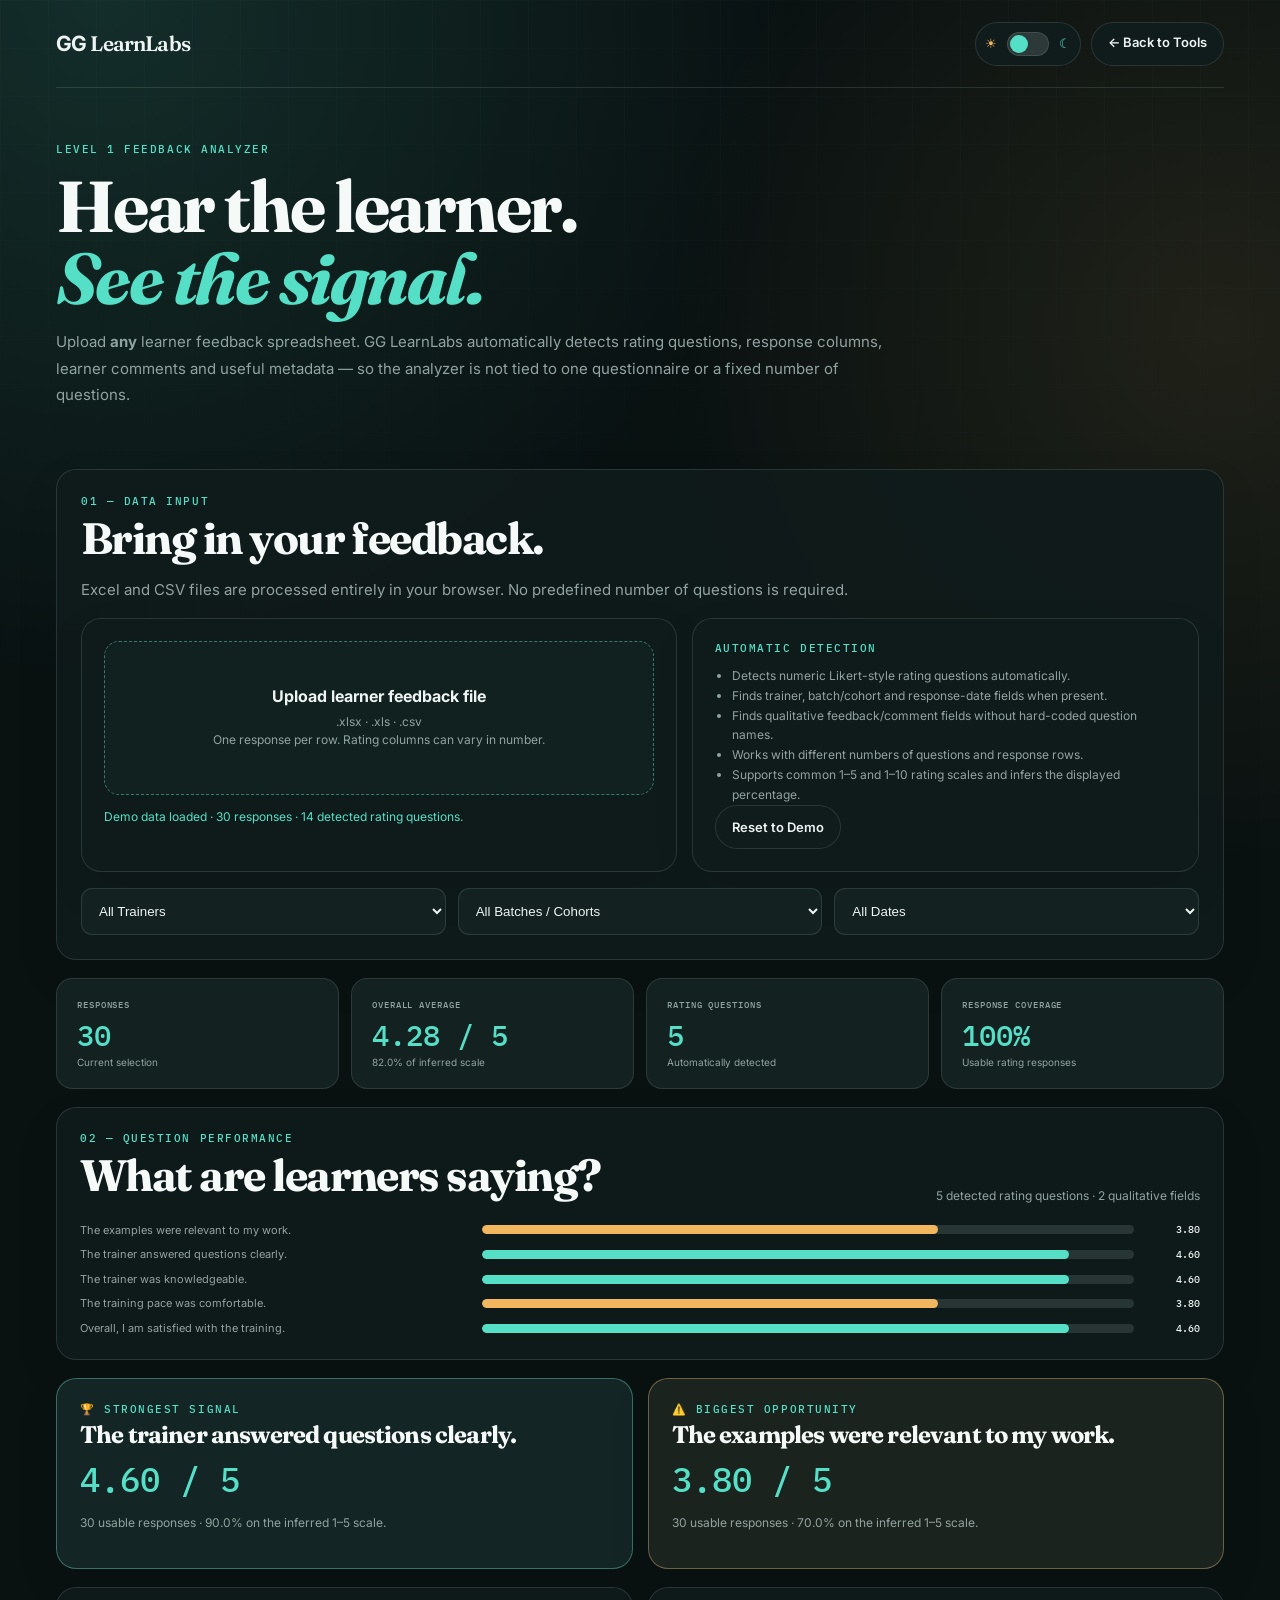
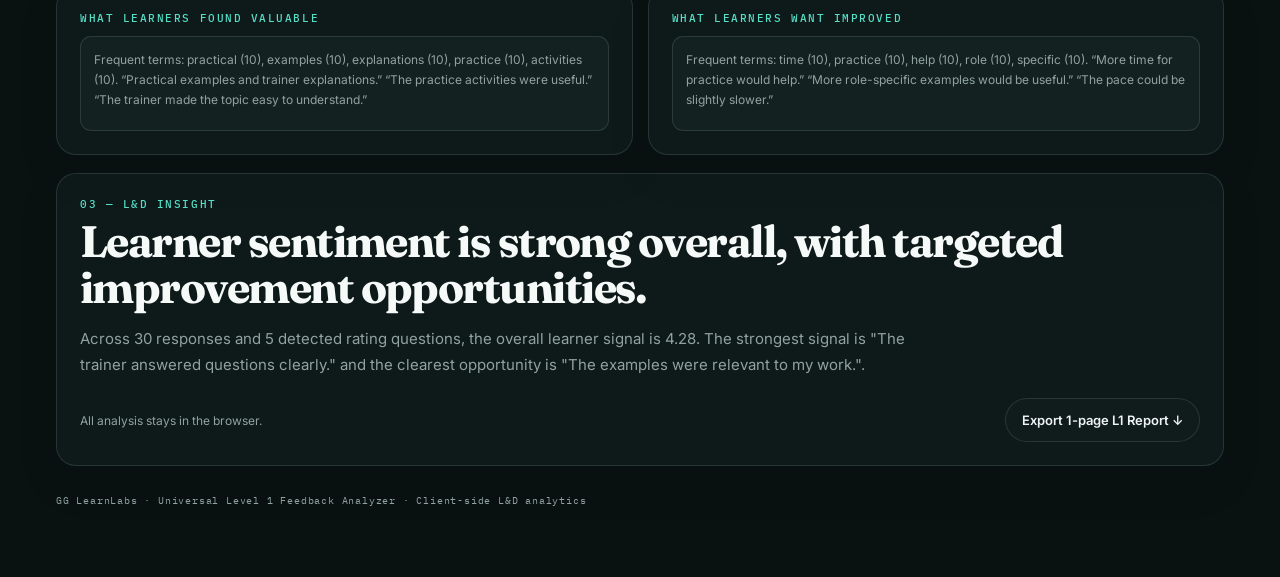
<file: l1-feedback-analyzer.html>
<!DOCTYPE html>
<html lang="en">
<head>
<meta charset="UTF-8">
<meta name="viewport" content="width=device-width,initial-scale=1.0">
<title>GG LearnLabs | L1 Feedback Analyzer</title>
<meta name="description" content="Universal Level 1 learner feedback analyzer for L&D teams. Upload any feedback spreadsheet and get instant analysis.">

<link rel="preconnect" href="https://fonts.googleapis.com">
<link rel="preconnect" href="https://fonts.gstatic.com" crossorigin>
<link href="https://fonts.googleapis.com/css2?family=Fraunces:opsz,wght@9..144,600;9..144,700&family=IBM+Plex+Mono:wght@400;500&family=Inter:wght@400;500;600;700&display=swap" rel="stylesheet">

<style>
:root{
  --bg:#091111;--panel:#101b1b;--panel2:#132121;--text:#edf4f2;--heading:#f5faf8;
  --muted:#91a3a0;--line:rgba(188,220,214,.14);--teal:#55dfc7;--amber:#f2b75e;
  --blue:#6ea9ff;--red:#ff7070;
}
html[data-theme="light"]{
  --bg:#f4f7f6;--panel:#fff;--panel2:#f7faf9;--text:#182725;--heading:#172522;
  --muted:#647571;--line:rgba(24,54,49,.14);--teal:#168c7b;--amber:#c98518;
  --blue:#4778ba;--red:#c85656;
}
*{box-sizing:border-box}
html{scroll-behavior:smooth}
body{
  margin:0;min-height:100vh;color:var(--text);font-family:Inter,Arial,sans-serif;
  background:
    radial-gradient(circle at 8% 0%,color-mix(in srgb,var(--teal) 14%,transparent),transparent 28%),
    radial-gradient(circle at 95% 15%,color-mix(in srgb,var(--amber) 10%,transparent),transparent 25%),
    var(--bg);
}
body.pdf-exporting{background:#fff!important;overflow:hidden!important}
body.pdf-exporting>.app-shell,body.pdf-exporting>.grid{display:none!important}
.grid{position:fixed;inset:0;pointer-events:none;z-index:0;opacity:.16;background-image:linear-gradient(var(--line) 1px,transparent 1px),linear-gradient(90deg,var(--line) 1px,transparent 1px);background-size:48px 48px;mask-image:linear-gradient(to bottom,#000,transparent 88%)}
.app-shell{position:relative;z-index:1;max-width:1220px;margin:0 auto;padding:0 26px 70px}
header{min-height:88px;border-bottom:1px solid var(--line);display:flex;align-items:center;justify-content:space-between;gap:20px}
.brand{text-decoration:none;color:var(--text);font:700 21px/1 Inter,sans-serif;letter-spacing:-.04em}.brand em{font-family:Fraunces,Georgia,serif;font-style:normal;font-weight:600}
.header-actions{display:flex;align-items:center;gap:10px}
.back-link,.btn{min-height:44px;padding:11px 16px;border:1px solid var(--line);border-radius:999px;background:var(--panel);color:var(--text);font:600 13px Inter,sans-serif;text-decoration:none;cursor:pointer;transition:.18s}
.back-link:hover,.btn:hover{border-color:var(--teal);transform:translateY(-1px)}
.theme-toggle{width:106px;height:44px;padding:5px 9px;display:flex;align-items:center;justify-content:space-between;border:1px solid var(--line);border-radius:999px;background:var(--panel);color:var(--muted);cursor:pointer}
.theme-track{position:relative;width:42px;height:24px;border-radius:99px;background:color-mix(in srgb,var(--muted) 22%,transparent);border:1px solid var(--line)}
.theme-thumb{position:absolute;top:2px;left:2px;width:18px;height:18px;border-radius:50%;background:var(--teal);transition:.25s}
html[data-theme="light"] .theme-thumb{transform:translateX(18px);background:var(--amber)}
.sun{color:var(--amber)}.moon{color:var(--teal)}
.hero{padding:54px 0 28px}.eyebrow,.mini{color:var(--teal);font:500 11px/1.3 "IBM Plex Mono",monospace;letter-spacing:.14em;text-transform:uppercase}
h1,h2,h3{font-family:Fraunces,Georgia,serif;letter-spacing:-.035em;color:var(--heading)}
h1{font-size:clamp(44px,6vw,72px);line-height:1;margin:14px 0}h1 em{color:var(--teal)}
h2{font-size:clamp(30px,4vw,44px);line-height:1.05;margin:7px 0}h3{font-size:24px;line-height:1.08;margin:6px 0}
.hero p,.section-copy{max-width:840px;color:var(--muted);font-size:15px;line-height:1.75}
.panel{background:color-mix(in srgb,var(--panel) 90%,transparent);border:1px solid var(--line);border-radius:20px;box-shadow:0 18px 45px rgba(0,0,0,.08)}
.section{padding:24px;margin-top:18px}
.import-grid{display:grid;grid-template-columns:1.08fr .92fr;gap:15px}
.import-card{padding:22px}
.dropzone{min-height:154px;border:1px dashed color-mix(in srgb,var(--teal) 38%,var(--line));border-radius:15px;display:flex;align-items:center;justify-content:center;text-align:center;padding:20px;background:color-mix(in srgb,var(--teal) 4%,transparent);cursor:pointer}
.dropzone:hover{background:color-mix(in srgb,var(--teal) 8%,transparent);border-color:var(--teal)}
.dropzone input{display:none}.drop-title{font-weight:700}.drop-note{margin-top:7px;color:var(--muted);font-size:12px;line-height:1.5}
.status{margin-top:13px;font-size:12px;line-height:1.5;color:var(--muted)}.status.good{color:var(--teal)}.status.error{color:var(--red)}
.meta-list{margin:11px 0 0;padding-left:17px;color:var(--muted);font-size:12px;line-height:1.65}
.filters{display:grid;grid-template-columns:1fr 1fr 1fr;gap:12px;margin-top:16px}
select,input[type="date"]{width:100%;min-height:47px;padding:12px 13px;border:1px solid var(--line);border-radius:11px;background:var(--panel2);color:var(--text);outline:none}
.summary{display:grid;grid-template-columns:repeat(4,1fr);gap:12px;margin-top:18px}
.kpi{padding:20px;border:1px solid var(--line);border-radius:16px;background:var(--panel2)}
.kpi-label{font:500 9px "IBM Plex Mono";letter-spacing:.1em;color:var(--muted);text-transform:uppercase}
.kpi-value{font:500 29px/1.05 "IBM Plex Mono";color:var(--teal);margin-top:10px;word-break:break-word}
.kpi-sub{font-size:10px;color:var(--muted);margin-top:6px}
.chart{padding:23px;margin-top:18px}
.chart-head{display:flex;justify-content:space-between;gap:14px;align-items:end}
.note{color:var(--muted);font-size:12px;line-height:1.6}
.bars{display:grid;gap:10px;margin-top:17px}
.bar-row{display:grid;grid-template-columns:minmax(230px,1.2fr) 2fr 56px;gap:10px;align-items:center}
.bar-name{font-size:11px;line-height:1.33;color:var(--muted)}
.bar-track{height:9px;background:var(--line);border-radius:999px;overflow:hidden}.bar-fill{height:100%;border-radius:inherit}
.bar-value{text-align:right;font:500 10px "IBM Plex Mono";color:var(--text)}
.insights{display:grid;grid-template-columns:1fr 1fr;gap:15px;margin-top:18px}
.insight{padding:23px}.insight.green{background:color-mix(in srgb,var(--teal) 5%,var(--panel));border-color:color-mix(in srgb,var(--teal) 30%,var(--line))}
.insight.amber{background:color-mix(in srgb,var(--amber) 5%,var(--panel));border-color:color-mix(in srgb,var(--amber) 30%,var(--line))}
.big{font:500 34px "IBM Plex Mono";color:var(--teal);margin-top:9px}.insight p{color:var(--muted);font-size:12px;line-height:1.65}
.comments{display:grid;grid-template-columns:1fr 1fr;gap:15px;margin-top:18px}.comment-card{padding:23px}
.comment-text{margin-top:11px;padding:13px;border:1px solid var(--line);background:var(--panel2);border-radius:11px;color:var(--muted);font-size:12px;line-height:1.65;min-height:95px}
.action-card{padding:23px;margin-top:18px}.action-row{display:flex;justify-content:space-between;align-items:center;gap:12px;margin-top:20px}
.hidden{display:none!important}footer{padding:28px 0 0;color:var(--muted);font:10px "IBM Plex Mono";letter-spacing:.08em}

#pdfReport{display:none;position:absolute;left:0;top:0;width:794px;height:1123px;background:#f8fbfa;overflow:hidden}
.pdf-page{
  width:794px;height:1123px;padding:34px 36px 28px;overflow:hidden;
  display:flex;flex-direction:column;
  background:linear-gradient(135deg,#edf8f5 0%,#f8fbfa 48%,#fff6e8 100%);
  color:#182725;font-family:Arial,Helvetica,sans-serif
}
.pdf-header{display:flex;justify-content:space-between;align-items:center;border-bottom:2px solid #178f7f;padding-bottom:14px}
.pdf-brand-kicker{font:bold 9px Arial;color:#178f7f;letter-spacing:1.5px}.pdf-title{font:bold 24px Arial;color:#182725;margin-top:4px}.pdf-date{font:10px/1.5 Arial;color:#667774;text-align:right}
.pdf-meta{display:grid;grid-template-columns:1.15fr 1.15fr 1fr 1fr;gap:9px;margin-top:12px}.pdf-meta-box{background:#fff;border:1px solid #dce6e3;border-radius:10px;padding:9px 10px}.pdf-meta-label{font:bold 7px Arial;color:#178f7f;letter-spacing:1px;text-transform:uppercase}.pdf-meta-value{font:bold 10px Arial;color:#21322f;margin-top:3px;white-space:nowrap;overflow:hidden;text-overflow:ellipsis}
.pdf-hero{display:grid;grid-template-columns:190px 1fr;gap:18px;margin-top:13px}.pdf-score{background:#173a35;border-radius:14px;padding:16px;color:#fff;min-height:148px}.pdf-score-label{font:bold 8px Arial;color:#7ee8d6;letter-spacing:1px}.pdf-score-num{font:bold 45px Arial;margin-top:8px}.pdf-score-sub{font:9px Arial;color:#d1e6e1;margin-top:2px}.pdf-pill{display:inline-block;margin-top:11px;padding:5px 9px;border-radius:999px;color:#06201c;font:bold 8px Arial}
.pdf-exec{background:#fff;border:1px solid #dce6e3;border-radius:14px;padding:15px}.pdf-exec-label{font:bold 8px Arial;color:#178f7f;letter-spacing:1px}.pdf-exec-title{font:bold 18px Arial;color:#1d2e2b;margin-top:5px}.pdf-exec-text{font:9.5px/1.55 Arial;color:#5e6f6b;margin-top:7px}.pdf-stats{display:grid;grid-template-columns:repeat(3,1fr);gap:8px;margin-top:10px}.pdf-stat{background:#f2f8f6;border-radius:9px;padding:8px}.pdf-stat b{font:bold 15px Arial;color:#178f7f}.pdf-stat div{font:7px Arial;color:#70817d;margin-top:3px;text-transform:uppercase;letter-spacing:.5px}
.pdf-section-title{display:flex;justify-content:space-between;align-items:end;margin-top:14px;padding-bottom:7px;border-bottom:1px solid #dce6e3}.pdf-section-title strong{font:bold 12px Arial;color:#1c2d2a}.pdf-section-title span{font:8px Arial;color:#71817e}
.pdf-question-grid{display:grid;grid-template-columns:1fr 1fr;gap:8px 22px;margin-top:10px}.pdf-q{display:grid;grid-template-columns:115px 1fr 35px;gap:7px;align-items:center}.pdf-q-name{font:bold 7.4px/1.25 Arial;color:#354642}.pdf-q-track{height:7px;background:#e2eae7;border-radius:999px;overflow:hidden}.pdf-q-fill{height:100%;border-radius:inherit}.pdf-q-value{text-align:right;font:bold 8px Arial;color:#1c2d2a}
.pdf-insights{display:grid;grid-template-columns:1fr 1fr 1fr;gap:9px;margin-top:12px}.pdf-insight{border:1px solid #dce6e3;border-radius:11px;padding:11px;background:#fff}.pdf-insight.g{background:#effaf6}.pdf-insight.a{background:#fff7eb}.pdf-insight.b{background:#f0f6fe}.pdf-insight-label{font:bold 7px Arial;letter-spacing:.9px;text-transform:uppercase}.pdf-insight.g .pdf-insight-label{color:#178f7f}.pdf-insight.a .pdf-insight-label{color:#c98518}.pdf-insight.b .pdf-insight-label{color:#4778ba}.pdf-insight-title{font:bold 10px/1.3 Arial;color:#243532;margin-top:5px}.pdf-insight-score{font:bold 16px Arial;margin-top:3px}.pdf-insight.g .pdf-insight-score{color:#178f7f}.pdf-insight.a .pdf-insight-score{color:#c98518}.pdf-insight.b .pdf-insight-score{color:#4778ba}
.pdf-bottom{display:grid;grid-template-columns:1fr 1fr;gap:11px;margin-top:12px}.pdf-box{border:1px solid #dce6e3;border-radius:11px;background:#fff;padding:12px;min-height:95px}.pdf-box-title{font:bold 8px Arial;color:#178f7f;letter-spacing:1px;text-transform:uppercase}.pdf-list{margin:7px 0 0 15px;padding:0;font:8.2px/1.5 Arial;color:#566662}.pdf-list li{margin-bottom:2px}
.pdf-action{margin-top:11px;background:#173a35;border-radius:11px;padding:12px;color:#fff}.pdf-action-label{font:bold 8px Arial;color:#7ee8d6;letter-spacing:1px;text-transform:uppercase}.pdf-action-title{font:bold 12px Arial;margin-top:4px}.pdf-action-text{font:8.3px/1.5 Arial;color:#d6e9e4;margin-top:4px}.pdf-footer{margin-top:auto;border-top:1px solid #dce6e3;padding-top:8px;display:flex;justify-content:space-between;font:7px Arial;color:#7a8986}

@media(max-width:850px){
  .import-grid,.insights,.comments{grid-template-columns:1fr}.summary{grid-template-columns:1fr 1fr}.filters{grid-template-columns:1fr}
}
@media(max-width:520px){
  .app-shell{padding:0 16px 60px}.header-actions .back-link{display:none}.brand{font-size:18px}
  .summary{grid-template-columns:1fr}.bar-row{grid-template-columns:1fr 2fr 48px}
  .chart{padding:20px}.section{padding:20px}
}
</style>
</head>
<body>
<div class="grid"></div>

<div class="app-shell">
<header>
  <a class="brand" href="index.html">GG <em>LearnLabs</em></a>
  <div class="header-actions">
    <button id="themeToggle" class="theme-toggle" type="button" aria-label="Switch to light mode" title="Toggle light / dark mode">
      <span class="sun">☀</span><span class="theme-track"><span class="theme-thumb"></span></span><span class="moon">☾</span>
    </button>
    <a class="back-link" href="index.html">← Back to Tools</a>
  </div>
</header>

<section class="hero">
  <div class="eyebrow">LEVEL 1 FEEDBACK ANALYZER</div>
  <h1>Hear the learner.<br><em>See the signal.</em></h1>
  <p>
    Upload <strong>any</strong> learner feedback spreadsheet. GG LearnLabs automatically
    detects rating questions, response columns, learner comments and useful metadata —
    so the analyzer is not tied to one questionnaire or a fixed number of questions.
  </p>
</section>

<section class="panel section">
  <div class="section-head">
    <div class="mini">01 — DATA INPUT</div>
    <h2>Bring in your feedback.</h2>
    <p class="section-copy">Excel and CSV files are processed entirely in your browser. No predefined number of questions is required.</p>
  </div>

  <div class="import-grid">
    <div class="panel import-card">
      <label class="dropzone" for="fileInput">
        <input id="fileInput" type="file" accept=".xlsx,.xls,.csv">
        <div>
          <div class="drop-title">Upload learner feedback file</div>
          <div class="drop-note">.xlsx · .xls · .csv<br>One response per row. Rating columns can vary in number.</div>
        </div>
      </label>
      <div id="dataStatus" class="status good">Demo data loaded · ready to test.</div>
    </div>

    <div class="panel import-card">
      <div class="mini">AUTOMATIC DETECTION</div>
      <ul class="meta-list">
        <li>Detects numeric Likert-style rating questions automatically.</li>
        <li>Finds trainer, batch/cohort and response-date fields when present.</li>
        <li>Finds qualitative feedback/comment fields without hard-coded question names.</li>
        <li>Works with different numbers of questions and response rows.</li>
        <li>Supports common 1–5 and 1–10 rating scales and infers the displayed percentage.</li>
      </ul>
      <button id="resetDemo" class="btn" type="button">Reset to Demo</button>
    </div>
  </div>

  <div id="filters" class="filters hidden">
    <select id="trainerFilter"><option value="ALL">All Trainers</option></select>
    <select id="batchFilter"><option value="ALL">All Batches</option></select>
    <select id="dateFilter"><option value="ALL">All Dates</option></select>
  </div>
</section>

<section class="summary">
  <div class="kpi"><div class="kpi-label">Responses</div><div class="kpi-value" id="kpiResponses">0</div><div class="kpi-sub">Current selection</div></div>
  <div class="kpi"><div class="kpi-label">Overall Average</div><div class="kpi-value" id="kpiAverage">0.00 / 5</div><div class="kpi-sub" id="kpiAveragePct">0.0%</div></div>
  <div class="kpi"><div class="kpi-label">Rating Questions</div><div class="kpi-value" id="kpiQuestions">0</div><div class="kpi-sub">Automatically detected</div></div>
  <div class="kpi"><div class="kpi-label">Response Coverage</div><div class="kpi-value" id="kpiCoverage">0%</div><div class="kpi-sub">Usable rating responses</div></div>
</section>

<section class="panel chart">
  <div class="chart-head">
    <div>
      <div class="mini">02 — QUESTION PERFORMANCE</div>
      <h2>What are learners saying?</h2>
    </div>
    <div class="note" id="chartNote">All detected rating questions</div>
  </div>
  <div class="bars" id="questionBars"></div>
</section>

<section class="insights">
  <article class="panel insight green">
    <div class="mini">🏆 STRONGEST SIGNAL</div>
    <h3 id="strongestTitle">—</h3>
    <div class="big" id="strongestBig">—</div>
    <p id="strongestText"></p>
  </article>
  <article class="panel insight amber">
    <div class="mini">⚠️ BIGGEST OPPORTUNITY</div>
    <h3 id="focusTitle">—</h3>
    <div class="big" id="focusBig">—</div>
    <p id="focusText"></p>
  </article>
</section>

<section class="comments">
  <article class="panel comment-card">
    <div class="mini">WHAT LEARNERS FOUND VALUABLE</div>
    <div id="valuableComments" class="comment-text"></div>
  </article>
  <article class="panel comment-card">
    <div class="mini">WHAT LEARNERS WANT IMPROVED</div>
    <div id="improvementComments" class="comment-text"></div>
  </article>
</section>

<section class="panel action-card">
  <div class="mini">03 — L&amp;D INSIGHT</div>
  <h2 id="insightHeading">Feedback is ready.</h2>
  <p class="section-copy" id="insightText">Use the demo or upload a feedback file to generate the learner signal.</p>
  <div class="action-row">
    <div class="note">All analysis stays in the browser.</div>
    <button id="exportButton" class="btn" type="button">Export 1-page L1 Report ↓</button>
  </div>
</section>

<footer>GG LearnLabs · Universal Level 1 Feedback Analyzer · Client-side L&amp;D analytics</footer>
</div>

<div id="pdfReport"></div>

<script>
const state = {
  rows: [],
  ratingColumns: [],
  ratingMeta: new Map(),
  commentColumns: [],
  trainerColumn: null,
  batchColumn: null,
  dateColumn: null,
  workbookName: "Demo",
  sheetName: "Demo"
};

const $ = id => document.getElementById(id);

function normalize(value){
  return String(value ?? "").replace(/\u00A0/g," ").replace(/\s+/g," ").trim();
}

function normalizeHeader(value){
  return normalize(value)
    .replace(/[\u200B-\u200D\uFEFF]/g,"")
    .toLowerCase();
}

function esc(value){
  return String(value ?? "")
    .replace(/&/g,"&amp;")
    .replace(/</g,"&lt;")
    .replace(/>/g,"&gt;")
    .replace(/"/g,"&quot;")
    .replace(/'/g,"&#039;");
}

function safeFileName(value){
  return String(value || "report")
    .replace(/[^a-z0-9]+/gi,"-")
    .replace(/^-+|-+$/g,"")
    .toLowerCase() || "report";
}

function parseNumeric(value){
  if(value === null || value === undefined || value === "") return null;
  if(typeof value === "number" && Number.isFinite(value)) return value;

  const text = normalize(value);
  if(!text) return null;

  // Accept "4", "4.5", "4 - Strongly Agree", "5/5", etc.
  const match = text.match(/(?:^|\s)(10|[0-9](?:\.[0-9]+)?)(?:\s*\/\s*(?:5|10))?(?:\s|$|-|–|—)/);
  if(match) return Number(match[1]);

  const direct = Number(text);
  return Number.isFinite(direct) ? direct : null;
}

function headerLooksLikeMeta(header){
  const h = normalizeHeader(header);

  const metaWords = [
    "email","e-mail","mail","phone","mobile","id","identifier",
    "timestamp","completion time","start time","end time",
    "submitted","response id","record id","name of respondent",
    "respondent name","employee id","employee code",
    "trainer","facilitator","instructor","faculty",
    "batch","cohort","class","group","team",
    "department","business unit","location","region",
    "date","time"
  ];

  return metaWords.some(word => h === word || h.startsWith(word + " ") || h.includes(word));
}

function looksLikeLikertHeader(header){
  const h = normalizeHeader(header);
  return /rate|rating|score|satisfied|satisfaction|agree|disagree|strongly|likely|recommend|overall|quality|trainer|training|session|learning|content|material|pace|environment|prepared|confidence|knowledge|skills|application|useful|valuable|improv/i.test(h);
}

function inferScale(values, header){
  const h = normalizeHeader(header);
  if(/\b(?:out of|of)\s*10\b|\b1\s*(?:-|to)\s*10\b|\bten\b/.test(h)) return {min:1,max:10};
  if(/\b(?:out of|of)\s*5\b|\b1\s*(?:-|to)\s*5\b|\bfive\b/.test(h)) return {min:1,max:5};

  const nums = values.filter(v=>typeof v === "number" && Number.isFinite(v));
  if(!nums.length) return {min:1,max:5};

  const min = Math.min(...nums);
  const max = Math.max(...nums);

  // Strong inference for common Likert scales.
  if(min >= 0 && max <= 5 && new Set(nums).size <= 6) return {min:1,max:5};
  if(min >= 1 && max <= 10 && new Set(nums).size <= 10) return {min:1,max:10};

  return {min:1,max:5};
}

function chooseBestSheet(workbook){
  let best = null;
  let bestScore = -Infinity;

  workbook.SheetNames.forEach(name=>{
    const sheet = workbook.Sheets[name];
    const raw = XLSX.utils.sheet_to_json(sheet,{defval:"",raw:true});
    if(!raw.length) return;

    const headers = Object.keys(raw[0]);
    const rowCount = raw.length;

    let numericColumns = 0;
    let likelyQuestions = 0;

    headers.forEach(header=>{
      const values = raw.slice(0,Math.min(raw.length,100))
        .map(row=>parseNumeric(row[header]))
        .filter(v=>v !== null);

      const nonBlank = raw.slice(0,Math.min(raw.length,100))
        .map(row=>normalize(row[header]))
        .filter(Boolean).length;

      if(nonBlank >= 5 && values.length / nonBlank >= 0.6){
        const unique = new Set(values.map(v=>String(v))).size;
        if(values.every(v=>v>=0 && v<=10) && unique >= 2 && unique <= 10){
          numericColumns++;
          if(!headerLooksLikeMeta(header) || looksLikeLikertHeader(header)) likelyQuestions++;
        }
      }
    });

    const score = Math.min(rowCount,5000) + numericColumns*35 + likelyQuestions*45 + Math.min(headers.length,60)*2;

    if(score > bestScore){
      bestScore = score;
      best = {name,rows:raw,headers};
    }
  });

  return best;
}

function detectStructure(rows){
  const headers = Object.keys(rows[0] || {});
  const scanRows = rows.slice(0,Math.min(rows.length,200));

  const ratingColumns = [];
  const ratingMeta = new Map();

  headers.forEach(header=>{
    const rawValues = scanRows
      .map(row=>parseNumeric(row[header]))
      .filter(v=>v !== null);

    const nonBlank = scanRows
      .map(row=>normalize(row[header]))
      .filter(Boolean).length;

    if(nonBlank < Math.max(3,Math.min(10,Math.ceil(scanRows.length*0.05)))) return;

    const numericRate = rawValues.length / nonBlank;
    const uniqueCount = new Set(rawValues.map(v=>String(v))).size;
    const likelyScale = rawValues.length &&
      rawValues.every(v=>v >= 0 && v <= 10) &&
      uniqueCount >= 2 &&
      uniqueCount <= 10;

    const isMeta = headerLooksLikeMeta(header);

    if(likelyScale && numericRate >= 0.55 && (!isMeta || looksLikeLikertHeader(header))){
      const scale = inferScale(rawValues,header);
      ratingColumns.push(header);
      ratingMeta.set(header,scale);
    }
  });

  const commentColumns = headers.filter(header=>{
    const h = normalizeHeader(header);
    if(ratingColumns.includes(header)) return false;

    const keywords = [
      "comment","feedback","remark","suggestion","improve","valuable",
      "most valuable","least valuable","why","additional","what did",
      "what could","please share","describe","reason","thoughts","opinion",
      "strength","area for improvement","improvement"
    ];

    const hit = keywords.some(k=>h.includes(k));
    if(!hit) return false;

    const textCount = scanRows
      .map(row=>normalize(row[header]))
      .filter(v=>v && parseNumeric(v) === null).length;

    return textCount >= 1;
  });

  const findColumn = patterns =>
    headers.find(header=>{
      const h = normalizeHeader(header);
      return patterns.some(p=>h===p || h.includes(p));
    }) || null;

  state.ratingColumns = ratingColumns;
  state.ratingMeta = ratingMeta;
  state.commentColumns = commentColumns;
  state.trainerColumn = findColumn(["trainer","facilitator","instructor","faculty"]);
  state.batchColumn = findColumn(["batch","cohort","class","group"]);
  state.dateColumn = findColumn(["completion time","completion date","response date","submitted date","date"]);

  // If no obvious comment columns exist, use remaining high-text columns
  // as qualitative fields, but exclude obvious metadata.
  if(!commentColumns.length){
    const fallbackComments = headers.filter(header=>{
      if(ratingColumns.includes(header) || headerLooksLikeMeta(header)) return false;

      const values = scanRows.map(row=>normalize(row[header])).filter(Boolean);
      if(values.length < 2) return false;

      const textRate = values.filter(v=>parseNumeric(v)===null).length / values.length;
      const avgLength = values.reduce((sum,v)=>sum+v.length,0)/values.length;

      return textRate >= 0.7 && avgLength >= 8;
    }).slice(0,6);

    state.commentColumns = fallbackComments;
  }

  return {
    headers,
    ratingCount: ratingColumns.length,
    commentCount: state.commentColumns.length
  };
}

function scaleLabel(scale){
  return `${scale.min}–${scale.max}`;
}

function questionScore(data,column){
  const scale = state.ratingMeta.get(column) || {min:1,max:5};
  const values = data
    .map(row=>parseNumeric(row[column]))
    .filter(v=>v !== null && v >= scale.min && v <= scale.max);

  if(!values.length) return null;

  const avg = values.reduce((a,b)=>a+b,0)/values.length;
  const pct = ((avg-scale.min)/(scale.max-scale.min))*100;

  return {
    avg,
    pct: Math.max(0,Math.min(100,pct)),
    n:values.length,
    scale
  };
}

function filteredRows(){
  const trainer = $("trainerFilter").value;
  const batch = $("batchFilter").value;
  const date = $("dateFilter").value;

  return state.rows.filter(row=>{
    if(trainer !== "ALL" && normalize(row[state.trainerColumn]) !== trainer) return false;
    if(batch !== "ALL" && normalize(row[state.batchColumn]) !== batch) return false;
    if(date !== "ALL" && dateKey(row[state.dateColumn]) !== date) return false;
    return true;
  });
}

function dateKey(value){
  if(value instanceof Date && !isNaN(value)) return [
    value.getFullYear(),
    String(value.getMonth()+1).padStart(2,"0"),
    String(value.getDate()).padStart(2,"0")
  ].join("-");

  const text = normalize(value);
  if(!text) return "";

  const d = new Date(text);
  if(!isNaN(d)) return [
    d.getFullYear(),
    String(d.getMonth()+1).padStart(2,"0"),
    String(d.getDate()).padStart(2,"0")
  ].join("-");

  return "";
}

function formatDate(value){
  const d = new Date(value);
  if(isNaN(d)) return normalize(value) || "—";
  return d.toLocaleDateString("en-GB",{day:"2-digit",month:"short",year:"numeric"});
}

function shortLabel(question){
  let text = normalize(question);

  text = text
    .replace(/^please\s+/i,"")
    .replace(/^on a scale of .*?,?\s*/i,"")
    .replace(/\(.*?\)/g,"")
    .replace(/\s+/g," ")
    .trim();

  if(text.length <= 54) return text;
  return text.slice(0,51).replace(/\s+\S*$/,"")+"…";
}

function strongestAndFocus(questions){
  const usable = questions.filter(q=>q.score);
  return {
    strongest:[...usable].sort((a,b)=>b.score.pct-a.score.pct)[0] || null,
    focus:[...usable].sort((a,b)=>a.score.pct-b.score.pct)[0] || null
  };
}

function summarizeQualitative(data){
  const all = [];

  state.commentColumns.forEach(column=>{
    data.forEach(row=>{
      const value = normalize(row[column]);
      if(value && value.length >= 4) all.push({
        text:value,
        column
      });
    });
  });

  return all;
}

function stopwords(){
  return new Set([
    "the","and","was","were","for","that","with","this","from","have","has","had","very",
    "more","they","their","there","about","into","just","would","could","should","also",
    "training","trainer","session","learn","learning","good","great","really","well",
    "what","when","where","which","while","your","you","our","are","is","to","of","in",
    "on","a","an","it","i","we","me","my","as","be","or","but","so","if","at","by","not",
    "than","then","all","was","been","being","can","will","do","did","during","through"
  ]);
}

function topTerms(comments){
  const counts = new Map();
  const stop = stopwords();

  comments.forEach(item=>{
    const words = item.text
      .toLowerCase()
      .replace(/[^a-z0-9\s]/g," ")
      .split(/\s+/)
      .filter(word=>word.length >= 4 && !stop.has(word));

    words.forEach(word=>counts.set(word,(counts.get(word)||0)+1));
  });

  return [...counts.entries()].sort((a,b)=>b[1]-a[1]).slice(0,5);
}

function summarizeComments(comments,fallback){
  if(!comments.length) return fallback;

  const terms = topTerms(comments);
  const examples = comments.slice(0,3).map(x=>`“${x.text}”`);

  const termText = terms.length
    ? `Frequent terms: ${terms.map(([w,n])=>`${w} (${n})`).join(", ")}.`
    : "";

  return `${termText} ${examples.join(" ")}`.trim();
}

function populateFilters(){
  const hasFilters = state.trainerColumn || state.batchColumn || state.dateColumn;
  $("filters").classList.toggle("hidden",!hasFilters);

  if(state.trainerColumn){
    const values = [...new Set(state.rows.map(r=>normalize(r[state.trainerColumn])).filter(Boolean))].sort();
    $("trainerFilter").innerHTML =
      `<option value="ALL">All Trainers</option>`+
      values.map(v=>`<option value="${esc(v)}">${esc(v)}</option>`).join("");
  }else{
    $("trainerFilter").innerHTML=`<option value="ALL">Trainer field not detected</option>`;
  }

  if(state.batchColumn){
    const values = [...new Set(state.rows.map(r=>normalize(r[state.batchColumn])).filter(Boolean))].sort();
    $("batchFilter").innerHTML =
      `<option value="ALL">All Batches / Cohorts</option>`+
      values.map(v=>`<option value="${esc(v)}">${esc(v)}</option>`).join("");
  }else{
    $("batchFilter").innerHTML=`<option value="ALL">Batch field not detected</option>`;
  }

  if(state.dateColumn){
    const dates = [...new Set(state.rows.map(r=>dateKey(r[state.dateColumn])).filter(Boolean))].sort().reverse();
    $("dateFilter").innerHTML =
      `<option value="ALL">All Dates</option>`+
      dates.map(v=>`<option value="${v}">${formatDate(v)}</option>`).join("");
  }else{
    $("dateFilter").innerHTML=`<option value="ALL">Date field not detected</option>`;
  }
}

function render(){
  const data = filteredRows();

  const questions = state.ratingColumns.map(column=>({
    column,
    score:questionScore(data,column)
  })).filter(x=>x.score);

  const totalPossible = questions.reduce((sum,q)=>sum+q.score.n,0);
  const totalCells = Math.max(1,data.length * Math.max(1,state.ratingColumns.length));
  const overallAverage = totalPossible
    ? questions.reduce((sum,q)=>sum+(q.score.avg*q.score.n),0)/totalPossible
    : 0;

  const percentages = questions.map(q=>q.score.pct);
  const overallPct = percentages.length
    ? questions.reduce((sum,q)=>sum+(q.score.pct*q.score.n),0)/totalPossible
    : 0;

  const coverage = Math.round((totalPossible/totalCells)*100);
  const {strongest,focus} = strongestAndFocus(questions);
  const qualitative = summarizeQualitative(data);

  $("kpiResponses").textContent = data.length.toLocaleString();
  $("kpiQuestions").textContent = state.ratingColumns.length;
  $("kpiCoverage").textContent = `${coverage}%`;

  const dominantScale = questions.length
    ? questions[0].score.scale
    : {min:1,max:5};

  $("kpiAverage").textContent =
    `${overallAverage.toFixed(2)} / ${dominantScale.max}`;

  $("kpiAveragePct").textContent =
    `${overallPct.toFixed(1)}% of inferred scale`;

  $("chartNote").textContent =
    `${questions.length} detected rating questions · ${state.commentColumns.length} qualitative fields`;

  $("questionBars").innerHTML = questions.length
    ? questions.map(q=>{
        const fill = q.score.pct >= 85 ? "var(--teal)" : q.score.pct >= 70 ? "var(--amber)" : "var(--red)";
        return `
          <div class="bar-row">
            <div class="bar-name" title="${esc(q.column)}">${esc(shortLabel(q.column))}</div>
            <div class="bar-track"><div class="bar-fill" style="width:${q.score.pct}%;background:${fill}"></div></div>
            <div class="bar-value">${q.score.avg.toFixed(2)}</div>
          </div>
        `;
      }).join("")
    : `<div class="note">No rating-style questions were detected in the current selection.</div>`;

  if(strongest){
    $("strongestTitle").textContent = shortLabel(strongest.column);
    $("strongestBig").textContent = `${strongest.score.avg.toFixed(2)} / ${strongest.score.scale.max}`;
    $("strongestText").textContent = `${strongest.score.n.toLocaleString()} usable responses · ${strongest.score.pct.toFixed(1)}% on the inferred ${scaleLabel(strongest.score.scale)} scale.`;
  }else{
    $("strongestTitle").textContent="—";
    $("strongestBig").textContent="—";
    $("strongestText").textContent="No rating data available.";
  }

  if(focus){
    $("focusTitle").textContent = shortLabel(focus.column);
    $("focusBig").textContent = `${focus.score.avg.toFixed(2)} / ${focus.score.scale.max}`;
    $("focusText").textContent = `${focus.score.n.toLocaleString()} usable responses · ${focus.score.pct.toFixed(1)}% on the inferred ${scaleLabel(focus.score.scale)} scale.`;
  }else{
    $("focusTitle").textContent="—";
    $("focusBig").textContent="—";
    $("focusText").textContent="No rating data available.";
  }

  const valuable = qualitative.filter(x=>
    /valuable|useful|helpful|benefit|liked|enjoyed|best|strength/i.test(normalize(x.column))
  );

  const improvements = qualitative.filter(x=>
    /improv|suggest|change|could|least|better|issue|recommend/i.test(normalize(x.column))
  );

  const valueSource = valuable.length ? valuable : qualitative;
  const improvementSource = improvements.length ? improvements : qualitative.slice().reverse();

  $("valuableComments").textContent = summarizeComments(
    valueSource,
    "No qualitative value comments were detected."
  );

  $("improvementComments").textContent = summarizeComments(
    improvementSource,
    "No qualitative improvement comments were detected."
  );

  let ratingText;
  if(overallPct >= 90) ratingText="Learner sentiment is exceptionally positive.";
  else if(overallPct >= 80) ratingText="Learner sentiment is strong overall, with targeted improvement opportunities.";
  else if(overallPct >= 70) ratingText="Learner sentiment is acceptable, but several signals merit attention.";
  else ratingText="Learner feedback indicates a need for focused intervention.";

  $("insightHeading").textContent = ratingText;
  $("insightText").textContent = focus
    ? `Across ${data.length.toLocaleString()} responses and ${state.ratingColumns.length} detected rating questions, the overall learner signal is ${overallAverage.toFixed(2)}. The strongest signal is "${shortLabel(strongest?.column || "")}" and the clearest opportunity is "${shortLabel(focus.column)}".`
    : "Upload a feedback file or reset the demo to generate an L&D interpretation.";

  window.currentAnalysis = {
    data,
    questions,
    overallAverage,
    overallPct,
    coverage,
    strongest,
    focus,
    qualitative
  };
}

function buildDemo(){
  const questionNames = [
    "The training content was clear and easy to understand.",
    "The examples were relevant to my work.",
    "The training materials were helpful.",
    "The trainer explained the topics effectively.",
    "The trainer answered questions clearly.",
    "The trainer kept the session engaging.",
    "The trainer encouraged participation.",
    "The trainer was knowledgeable.",
    "The training pace was comfortable.",
    "I feel more confident after the training.",
    "The training improved my knowledge and skills.",
    "The training met my learning needs.",
    "I would recommend this training to others.",
    "Overall, I am satisfied with the training."
  ];

  state.rows = [];
  for(let i=0;i<30;i++){
    const row = {
      "Trainer":["Demo Trainer A","Demo Trainer B","Demo Trainer C"][i%3],
      "Batch":["Demo-46","Demo-47"][i%2],
      "Completion Date":new Date(2026,4,(i%20)+1),
      "What was most valuable?":[
        "Practical examples and trainer explanations.",
        "The practice activities were useful.",
        "The trainer made the topic easy to understand."
      ][i%3],
      "What could be improved?":[
        "More time for practice would help.",
        "More role-specific examples would be useful.",
        "The pace could be slightly slower."
      ][i%3]
    };

    questionNames.forEach((q,j)=>{
      let base = 4;
      if(j===4 || j===7 || j===13) base = 4.5;
      if(j===1 || j===8) base = 3.8;
      const variation = ((i+j)%5)-2;
      row[q] = Math.max(1,Math.min(5,Math.round(base + variation*0.18)));
    });

    state.rows.push(row);
  }

  state.workbookName = "Demo Dataset";
  state.sheetName = "Demo";
  detectStructure(state.rows);
  populateFilters();
  resetFilterValues();
  render();
  $("dataStatus").className="status good";
  $("dataStatus").textContent="Demo data loaded · 30 responses · 14 detected rating questions.";
}

function resetFilterValues(){
  $("trainerFilter").value="ALL";
  $("batchFilter").value="ALL";
  $("dateFilter").value="ALL";
}

async function parseUploadedFile(file){
  if(!window.XLSX){
    await loadSpreadsheetParser();
  }

  if(!window.XLSX) throw new Error("The spreadsheet parser could not be loaded.");

  const buffer = await file.arrayBuffer();
  const workbook = XLSX.read(buffer,{type:"array",raw:true,cellDates:true});

  const chosen = chooseBestSheet(workbook);
  if(!chosen || !chosen.rows.length){
    throw new Error("No usable response table was found in the uploaded workbook.");
  }

  const structure = detectStructure(chosen.rows);

  if(structure.ratingCount === 0){
    throw new Error(
      "I could not detect any rating-style questions. The file needs response rows with numeric Likert-style answers such as 1–5 or 1–10."
    );
  }

  state.rows = chosen.rows;
  state.workbookName = file.name;
  state.sheetName = chosen.name;

  populateFilters();
  resetFilterValues();
  render();

  $("dataStatus").className="status good";
  $("dataStatus").textContent =
    `${file.name} loaded successfully · ${state.rows.length.toLocaleString()} responses · ${structure.ratingCount} rating questions · ${structure.commentCount} qualitative fields detected.`;
}

async function loadSpreadsheetParser(){
  if(window.XLSX) return true;

  const sources = [
    "https://cdn.jsdelivr.net/npm/xlsx@0.18.5/dist/xlsx.full.min.js",
    "https://cdnjs.cloudflare.com/ajax/libs/xlsx/0.18.5/xlsx.full.min.js",
    "https://unpkg.com/xlsx@0.18.5/dist/xlsx.full.min.js"
  ];

  for(const source of sources){
    const loaded = await new Promise(resolve=>{
      const script = document.createElement("script");
      script.src = source;
      script.async = true;
      let done = false;
      const finish = ok=>{
        if(done) return;
        done=true;
        resolve(ok);
      };
      script.onload=()=>finish(true);
      script.onerror=()=>finish(false);
      document.head.appendChild(script);
      setTimeout(()=>finish(false),12000);
    });

    if(loaded && window.XLSX) return true;
  }

  return false;
}

async function ensurePdfLibraries(){
  const canvasReady = await loadScript(
    [
      "https://cdnjs.cloudflare.com/ajax/libs/html2canvas/1.4.1/html2canvas.min.js",
      "https://cdn.jsdelivr.net/npm/html2canvas@1.4.1/dist/html2canvas.min.js",
      "https://unpkg.com/html2canvas@1.4.1/dist/html2canvas.min.js"
    ],
    ()=>typeof window.html2canvas==="function"
  );

  if(!canvasReady) return false;

  return await loadScript(
    [
      "https://cdnjs.cloudflare.com/ajax/libs/jspdf/2.5.1/jspdf.umd.min.js",
      "https://cdn.jsdelivr.net/npm/jspdf@2.5.1/dist/jspdf.umd.min.js",
      "https://unpkg.com/jspdf@2.5.1/dist/jspdf.umd.min.js"
    ],
    ()=>window.jspdf && typeof window.jspdf.jsPDF==="function"
  );
}

async function loadScript(urls,ready){
  if(ready()) return true;

  for(const url of urls){
    const loaded = await new Promise(resolve=>{
      const script=document.createElement("script");
      script.src=url;
      script.async=true;
      let done=false;
      const finish=ok=>{
        if(done)return;
        done=true;
        resolve(ok);
      };
      script.onload=()=>finish(true);
      script.onerror=()=>finish(false);
      document.head.appendChild(script);
      setTimeout(()=>finish(false),12000);
    });
    if(loaded && ready()) return true;
  }
  return false;
}

function pickPdfQuestions(questions){
  // A one-page report cannot responsibly display 40–100 question bars.
  // Show the top 5 and bottom 5 on the executive report, while the
  // application screen continues to show every detected question.
  if(questions.length <= 10) return questions;

  const lowest = [...questions].sort((a,b)=>a.score.pct-b.score.pct).slice(0,5);
  const highest = [...questions].sort((a,b)=>b.score.pct-a.score.pct).slice(0,5);

  const map = new Map();
  [...lowest,...highest].forEach(q=>map.set(q.column,q));

  return [...map.values()];
}

function buildPdfReport(){
  const a = window.currentAnalysis || {
    data:filteredRows(),
    questions:[],
    overallAverage:0,
    overallPct:0,
    coverage:0,
    strongest:null,
    focus:null,
    qualitative:[]
  };

  const rating =
    a.overallPct>=90 ? "EXCEPTIONAL" :
    a.overallPct>=80 ? "STRONG" :
    a.overallPct>=70 ? "SATISFACTORY" :
    "ACTION REQUIRED";

  const ratingColor =
    a.overallPct>=85 ? "#178f7f" :
    a.overallPct>=70 ? "#c98518" :
    "#c85656";

  const pdfQuestions = pickPdfQuestions(a.questions);

  const questionHtml = pdfQuestions.map(q=>{
    const fill = q.score.pct>=85 ? "#178f7f" : q.score.pct>=70 ? "#c98518" : "#c85656";
    return `
      <div class="pdf-q">
        <div class="pdf-q-name">${esc(shortLabel(q.column))}</div>
        <div class="pdf-q-track"><div class="pdf-q-fill" style="width:${q.score.pct}%;background:${fill}"></div></div>
        <div class="pdf-q-value">${q.score.avg.toFixed(2)}</div>
      </div>
    `;
  }).join("");

  const qualitative = a.qualitative || [];
  const terms = topTerms(qualitative);
  const termList = terms.length
    ? terms.slice(0,4).map(([word,count])=>`<li>${esc(word)} · ${count} mentions</li>`).join("")
    : "<li>No recurring text themes detected.</li>";

  const strengths = [...a.questions]
    .sort((x,y)=>y.score.pct-x.score.pct)
    .slice(0,3)
    .map(q=>`<li>${esc(shortLabel(q.column))} — ${q.score.avg.toFixed(2)}</li>`)
    .join("");

  const opportunities = [...a.questions]
    .sort((x,y)=>x.score.pct-y.score.pct)
    .slice(0,3)
    .map(q=>`<li>${esc(shortLabel(q.column))} — ${q.score.avg.toFixed(2)}</li>`)
    .join("");

  const coverageText = pdfQuestions.length < a.questions.length
    ? `Top / focus view shown · ${a.questions.length} questions detected`
    : `${a.questions.length} questions detected`;

  $("pdfReport").innerHTML=`
    <div class="pdf-page">
      <div class="pdf-header">
        <div>
          <div class="pdf-brand-kicker">GG LEARNLABS · LEARNING &amp; DEVELOPMENT</div>
          <div class="pdf-title">Level 1 Feedback Report</div>
        </div>
        <div class="pdf-date">
          <b>${esc(state.workbookName)}</b><br>
          ${esc(state.sheetName)} · ${a.data.length.toLocaleString()} responses
        </div>
      </div>

      <div class="pdf-meta">
        <div class="pdf-meta-box"><div class="pdf-meta-label">Rating Questions</div><div class="pdf-meta-value">${a.questions.length}</div></div>
        <div class="pdf-meta-box"><div class="pdf-meta-label">Qualitative Fields</div><div class="pdf-meta-value">${state.commentColumns.length}</div></div>
        <div class="pdf-meta-box"><div class="pdf-meta-label">Trainer Field</div><div class="pdf-meta-value">${esc(state.trainerColumn ? "Detected" : "Not found")}</div></div>
        <div class="pdf-meta-box"><div class="pdf-meta-label">Response Coverage</div><div class="pdf-meta-value">${a.coverage}%</div></div>
      </div>

      <div class="pdf-hero">
        <div class="pdf-score">
          <div class="pdf-score-label">OVERALL LEARNER SIGNAL</div>
          <div class="pdf-score-num">${a.overallAverage.toFixed(2)}</div>
          <div class="pdf-score-sub">inferred learner rating · ${a.overallPct.toFixed(1)}%</div>
          <div class="pdf-pill" style="background:${ratingColor}">${rating}</div>
        </div>

        <div class="pdf-exec">
          <div class="pdf-exec-label">EXECUTIVE READOUT</div>
          <div class="pdf-exec-title">${
            a.overallPct>=90 ? "Learner experience is exceptionally positive." :
            a.overallPct>=80 ? "Learner experience is strong overall." :
            a.overallPct>=70 ? "Learner experience is satisfactory with clear opportunities." :
            "Learner feedback requires focused attention."
          }</div>
          <div class="pdf-exec-text">
            ${a.focus
              ? `The strongest signal is "${esc(shortLabel(a.strongest?.column||"—"))}" at ${a.strongest.score.avg.toFixed(2)}. The clearest opportunity is "${esc(shortLabel(a.focus.column))}" at ${a.focus.score.avg.toFixed(2)}.`
              : "No clear rating signal was available."}
          </div>

          <div class="pdf-stats">
            <div class="pdf-stat"><b>${a.data.length.toLocaleString()}</b><div>RESPONSES</div></div>
            <div class="pdf-stat"><b>${a.coverage}%</b><div>USABLE COVERAGE</div></div>
            <div class="pdf-stat"><b>${pdfQuestions.length}</b><div>VISIBLE SIGNALS</div></div>
          </div>
        </div>
      </div>

      <div class="pdf-section-title">
        <strong>Performance profile</strong>
        <span>${coverageText}</span>
      </div>

      <div class="pdf-question-grid">${questionHtml}</div>

      <div class="pdf-insights">
        <div class="pdf-insight g">
          <div class="pdf-insight-label">STRONGEST SIGNAL</div>
          <div class="pdf-insight-title">${esc(shortLabel(a.strongest?.column||"—"))}</div>
          <div class="pdf-insight-score">${a.strongest ? a.strongest.score.avg.toFixed(2) : "—"}</div>
        </div>
        <div class="pdf-insight a">
          <div class="pdf-insight-label">BIGGEST OPPORTUNITY</div>
          <div class="pdf-insight-title">${esc(shortLabel(a.focus?.column||"—"))}</div>
          <div class="pdf-insight-score">${a.focus ? a.focus.score.avg.toFixed(2) : "—"}</div>
        </div>
        <div class="pdf-insight b">
          <div class="pdf-insight-label">QUALITATIVE SIGNAL</div>
          <div class="pdf-insight-title">${state.commentColumns.length} text field${state.commentColumns.length===1?"":"s"} detected</div>
          <div class="pdf-insight-score">${qualitative.length}</div>
        </div>
      </div>

      <div class="pdf-bottom">
        <div class="pdf-box">
          <div class="pdf-box-title">Top-rated areas</div>
          <ul class="pdf-list">${strengths || "<li>No rating data</li>"}</ul>
        </div>
        <div class="pdf-box">
          <div class="pdf-box-title">Priority areas</div>
          <ul class="pdf-list">${opportunities || "<li>No rating data</li>"}</ul>
        </div>
      </div>

      <div class="pdf-action">
        <div class="pdf-action-label">L&amp;D ACTION</div>
        <div class="pdf-action-title">${a.focus ? `Investigate: ${esc(shortLabel(a.focus.column))}` : "Review the learner feedback profile."}</div>
        <div class="pdf-action-text">
          Use the lowest-rated learner signal as the starting point for improvement.
          Combine this with qualitative comments, trainer observation and learning application evidence before deciding the intervention.
          ${terms.length ? ` Common qualitative terms include ${terms.slice(0,3).map(([w])=>esc(w)).join(", ")}.` : ""}
        </div>
      </div>

      <div class="pdf-footer">
        <span>GG LearnLabs · Universal L1 Feedback Analyzer</span>
        <span>Client-side analysis · ${a.questions.length} rating questions detected</span>
      </div>
    </div>
  `;
}

async function exportPDF(){
  const button=$("exportButton");
  const report=$("pdfReport");
  const original=button.textContent;

  try{
    button.disabled=true;
    button.textContent="Preparing 1-page PDF...";

    if(!(await ensurePdfLibraries())){
      throw new Error("The PDF libraries could not be loaded. Please check your internet connection and try again.");
    }

    buildPdfReport();

    document.body.classList.add("pdf-exporting");
    report.style.display="block";
    report.style.visibility="visible";
    report.style.opacity="1";
    report.style.zIndex="99999";

    await new Promise(r=>setTimeout(r,300));

    const canvas=await html2canvas(report,{
      scale:2,
      backgroundColor:"#f8fbfa",
      useCORS:false,
      allowTaint:false,
      logging:false,
      imageTimeout:0,
      width:794,
      height:1123,
      windowWidth:794,
      windowHeight:1123,
      scrollX:0,
      scrollY:0
    });

    if(!canvas || canvas.width<500 || canvas.height<700){
      throw new Error("The report could not be rendered for PDF export.");
    }

    const img=canvas.toDataURL("image/jpeg",0.98);
    if(!img || img.length<5000) throw new Error("The rendered report is empty.");

    const {jsPDF}=window.jspdf;
    const pdf=new jsPDF({orientation:"portrait",unit:"mm",format:"a4",compress:true});
    pdf.addImage(img,"JPEG",0,0,210,297,undefined,"FAST");

    const trainer = $("trainerFilter").value !== "ALL"
      ? safeFileName($("trainerFilter").value)
      : "all-trainers";

    const filename=`L1_Feedback_${trainer}_one-page.pdf`;
    const blob=pdf.output("blob");

    if(!blob || blob.size<5000) throw new Error("The generated PDF is empty.");

    const url=URL.createObjectURL(blob);
    const link=document.createElement("a");
    link.href=url;
    link.download=filename;
    link.style.display="none";
    document.body.appendChild(link);
    link.click();
    link.remove();
    setTimeout(()=>URL.revokeObjectURL(url),1200);

    button.textContent="Report Downloaded ✓";
    setTimeout(()=>{
      button.textContent=original;
      button.disabled=false;
    },2200);

  }catch(error){
    console.error("L1 PDF export error:",error);
    button.textContent=original;
    button.disabled=false;
    alert(error.message || "The report could not be exported.");
  }finally{
    document.body.classList.remove("pdf-exporting");
    report.style.display="none";
  }
}

$("fileInput").addEventListener("change",event=>{
  const file=event.target.files?.[0];
  if(file){
    $("dataStatus").className="status";
    $("dataStatus").textContent=`Reading ${file.name}...`;
    parseUploadedFile(file).catch(error=>{
      console.error(error);
      $("dataStatus").className="status error";
      $("dataStatus").textContent=error.message;
      alert(error.message);
    });
  }
});

$("resetDemo").addEventListener("click",buildDemo);
$("trainerFilter").addEventListener("change",render);
$("batchFilter").addEventListener("change",render);
$("dateFilter").addEventListener("change",render);
$("exportButton").addEventListener("click",exportPDF);

$("themeToggle").addEventListener("click",()=>{
  const current=document.documentElement.getAttribute("data-theme")||"dark";
  const next=current==="dark"?"light":"dark";
  document.documentElement.setAttribute("data-theme",next);
  $("themeToggle").setAttribute("aria-label",next==="dark"?"Switch to light mode":"Switch to dark mode");
  localStorage.setItem("ggL1Theme",next);
});

document.documentElement.setAttribute(
  "data-theme",
  localStorage.getItem("ggL1Theme")==="light" ? "light" : "dark"
);

buildDemo();
</script>

<!-- Spreadsheet parser is loaded lazily for faster page load and robust fallback handling. -->
</body>
</html>
</file>
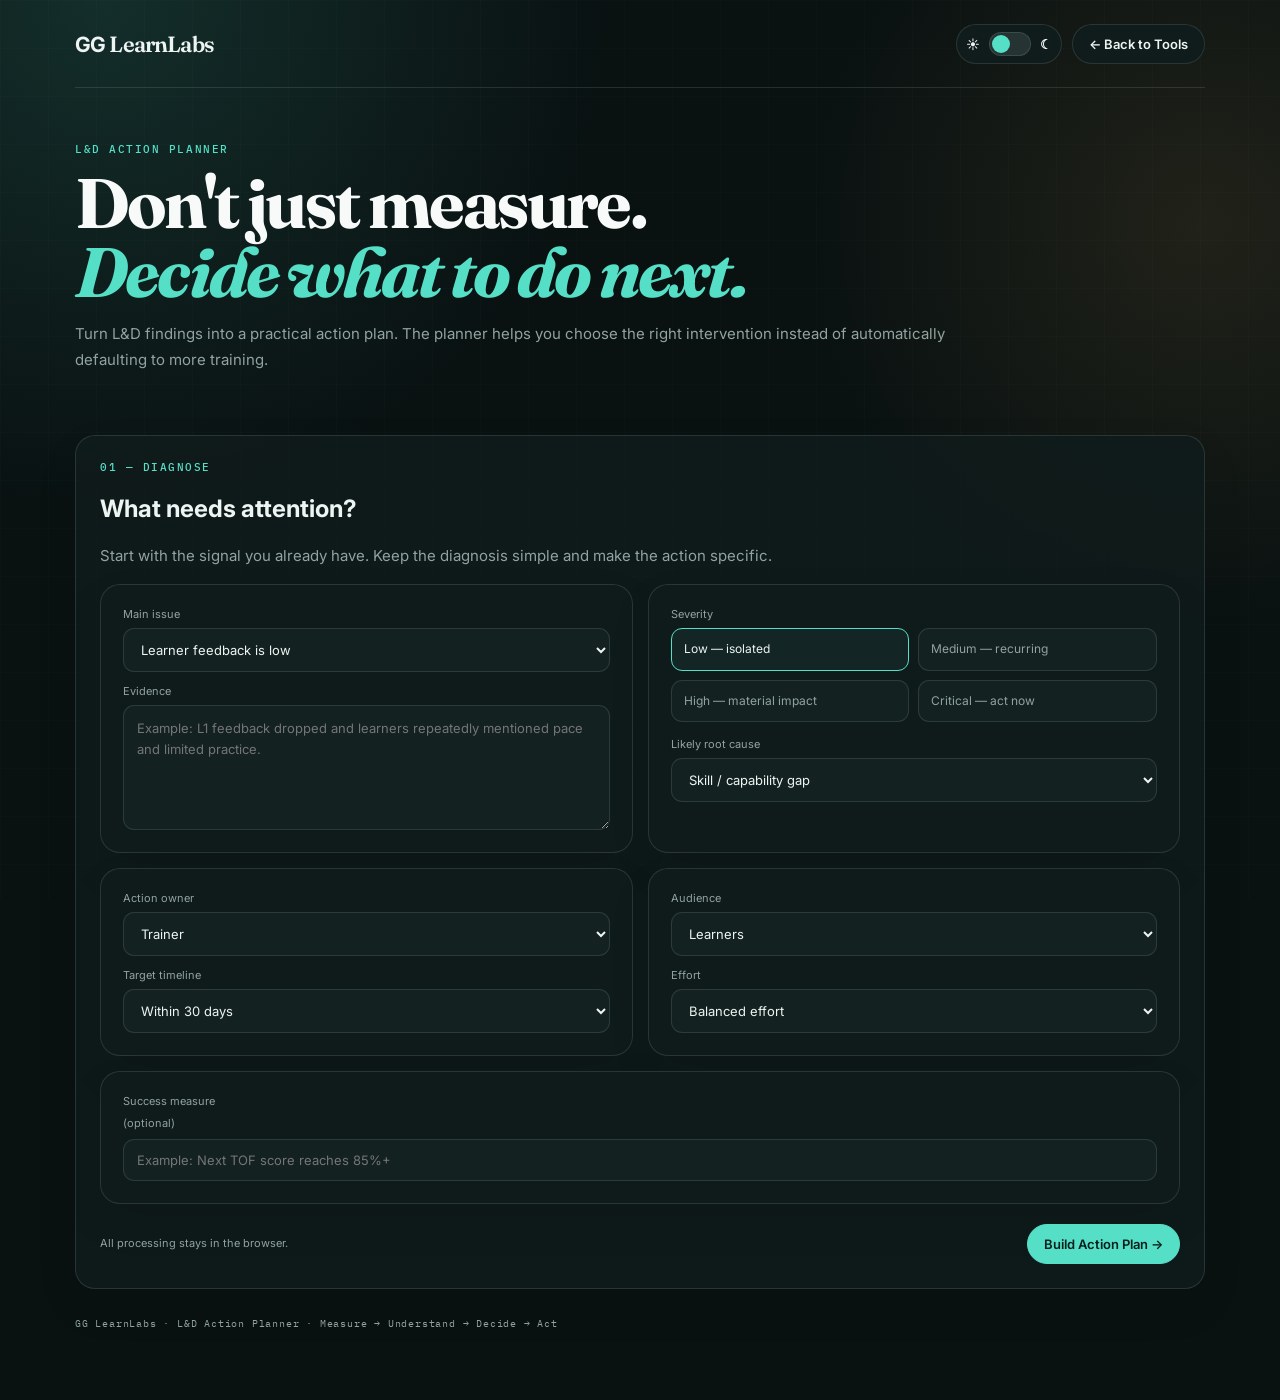
<file: ld-action-planner.html>
<!doctype html>
<html lang="en">
<head>
<meta charset="utf-8">
<meta name="viewport" content="width=device-width,initial-scale=1">
<title>GG LearnLabs | L&D Action Planner</title>
<link rel="preconnect" href="https://fonts.googleapis.com">
<link rel="preconnect" href="https://fonts.gstatic.com" crossorigin>
<link href="https://fonts.googleapis.com/css2?family=Fraunces:opsz,wght@9..144,600;9..144,700&family=IBM+Plex+Mono:wght@400;500&family=Inter:wght@400;500;600;700&display=swap" rel="stylesheet">
<style>
:root{--bg:#091111;--panel:#101b1b;--panel2:#132121;--text:#edf4f2;--head:#f7faf9;--muted:#91a3a0;--line:rgba(188,220,214,.14);--teal:#55dfc7;--amber:#f2b75e;--red:#ff7070}
html[data-theme=light]{--bg:#f3f7f6;--panel:#fff;--panel2:#f5faf8;--text:#172522;--head:#172522;--muted:#647571;--line:rgba(23,37,34,.14);--teal:#159d8a;--amber:#c98518;--red:#c85656}
*{box-sizing:border-box}body{margin:0;min-height:100vh;color:var(--text);font-family:Inter,Arial,sans-serif;background:radial-gradient(circle at 8% 0%,rgba(85,223,199,.14),transparent 28%),radial-gradient(circle at 94% 16%,rgba(242,183,94,.1),transparent 24%),var(--bg)}.grid{position:fixed;inset:0;pointer-events:none;opacity:.15;background-image:linear-gradient(var(--line) 1px,transparent 1px),linear-gradient(90deg,var(--line) 1px,transparent 1px);background-size:48px 48px}.app{position:relative;z-index:1;max-width:1180px;margin:auto;padding:0 25px 70px}header{height:88px;border-bottom:1px solid var(--line);display:flex;align-items:center;justify-content:space-between}.brand{color:var(--text);text-decoration:none;font:700 21px Inter,sans-serif;letter-spacing:-.04em}.brand em{font:600 1.05em Fraunces,Georgia,serif;font-style:normal}.head{display:flex;gap:10px;align-items:center}.btn,.theme{border:1px solid var(--line);background:var(--panel);color:var(--text);border-radius:999px;padding:11px 16px;cursor:pointer;text-decoration:none;font:600 13px Inter,sans-serif;transition:.18s}.btn:hover,.theme:hover{border-color:var(--teal)}.btn.primary{background:var(--teal);border-color:var(--teal);color:#06201c}.theme{width:106px;display:flex;align-items:center;justify-content:space-between;padding:7px 9px}.track{width:42px;height:24px;background:rgba(127,150,145,.2);border:1px solid var(--line);border-radius:99px;position:relative}.thumb{position:absolute;top:2px;left:2px;width:18px;height:18px;border-radius:50%;background:var(--teal);transition:.22s}html[data-theme=light] .thumb{transform:translateX(18px);background:var(--amber)}
.hero{padding:54px 0 28px}.eyebrow,.mini{color:var(--teal);font:500 11px "IBM Plex Mono";letter-spacing:.14em;text-transform:uppercase}.hero h1{font:700 clamp(44px,6vw,70px)/.98 Fraunces,Georgia,serif;letter-spacing:-.04em;color:var(--head);margin:13px 0}.hero h1 em{color:var(--teal)}.hero p,.copy{max-width:900px;color:var(--muted);font-size:15px;line-height:1.75}.panel{background:color-mix(in srgb,var(--panel) 90%,transparent);border:1px solid var(--line);border-radius:20px;box-shadow:0 18px 45px rgba(0,0,0,.07)}.section{padding:24px;margin-top:18px}.grid2{display:grid;grid-template-columns:1fr 1fr;gap:15px}.card{padding:22px}.field{display:flex;flex-direction:column;gap:7px;color:var(--muted);font-size:11px}select,input,textarea{width:100%;padding:12px 13px;border:1px solid var(--line);border-radius:11px;background:var(--panel2);color:var(--text);font:13px Inter,sans-serif;outline:none}textarea{min-height:125px;resize:vertical;line-height:1.6}.choices{display:grid;grid-template-columns:1fr 1fr;gap:9px}.choice{padding:12px;border:1px solid var(--line);border-radius:11px;background:var(--panel2);color:var(--muted);cursor:pointer;font-size:12px;line-height:1.4}.choice input{display:none}.choice.active{border-color:var(--teal);color:var(--text);background:rgba(85,223,199,.06)}.generated{margin-top:18px}.rec{padding:24px}.rec-head{display:flex;justify-content:space-between;gap:12px;align-items:flex-start}.badge{padding:7px 10px;border-radius:99px;font:600 9px "IBM Plex Mono";letter-spacing:.08em}.g{color:var(--teal);border-color:rgba(85,223,199,.25);background:rgba(85,223,199,.07)}.a{color:var(--amber);border-color:rgba(242,183,94,.25);background:rgba(242,183,94,.07)}.r{color:var(--red);border-color:rgba(255,112,112,.25);background:rgba(255,112,112,.07)}.recmain{display:grid;grid-template-columns:1.1fr .9fr;gap:15px;margin-top:18px}.recbox{padding:15px;border:1px solid var(--line);border-radius:13px;background:var(--panel2)}.recbox h4,.planlabel{margin:0;font:500 9px "IBM Plex Mono";letter-spacing:.1em;color:var(--muted);text-transform:uppercase}.recbox p{margin:8px 0 0;color:var(--muted);font-size:12px;line-height:1.65}.plans{display:grid;grid-template-columns:repeat(4,1fr);gap:9px;margin-top:12px}.plan{padding:11px;border:1px solid var(--line);border-radius:10px;background:var(--panel2)}.planv{margin-top:5px;color:var(--text);font-weight:700;font-size:11px;line-height:1.4}.steps{margin-top:16px}.steps ol{margin:8px 0 0;padding-left:18px;color:var(--muted);font-size:12px;line-height:1.8}.actions{display:flex;justify-content:space-between;gap:12px;align-items:center;margin-top:20px}.note{color:var(--muted);font-size:11px;line-height:1.55}footer{padding-top:28px;color:var(--muted);font:10px "IBM Plex Mono";letter-spacing:.08em}.hidden{display:none!important}
#pdf{display:none;position:absolute;left:0;top:0;width:794px;height:1123px;overflow:hidden;background:#f8fbfa}.pdfpage{width:794px;height:1123px;padding:34px 36px 28px;display:flex;flex-direction:column;overflow:hidden;background:linear-gradient(135deg,#edf8f5,#f8fbfa 48%,#fff6e8);font-family:Arial,sans-serif;color:#182725}.ph{display:flex;justify-content:space-between;border-bottom:2px solid #178f7f;padding-bottom:13px}.pk{font:bold 9px Arial;color:#178f7f;letter-spacing:1.4px}.pt{font:bold 24px Arial;margin-top:4px}.pd{font:10px/1.5 Arial;color:#667774;text-align:right}.pm{display:grid;grid-template-columns:repeat(4,1fr);gap:8px;margin-top:12px}.mb{background:#fff;border:1px solid #dce6e3;border-radius:9px;padding:8px}.ml{font:bold 7px Arial;color:#178f7f;letter-spacing:1px;text-transform:uppercase}.mv{font:bold 10px Arial;margin-top:3px}.hero2{display:grid;grid-template-columns:210px 1fr;gap:16px;margin-top:12px}.score{background:#173a35;color:#fff;border-radius:14px;padding:15px}.sl{font:bold 8px Arial;color:#7ee8d6;letter-spacing:1px}.sn{font:bold 31px/1.05 Arial;margin-top:8px}.ss{font:9px/1.4 Arial;color:#d2e5e1;margin-top:4px}.pill{display:inline-block;margin-top:10px;padding:5px 9px;border-radius:99px;font:bold 8px Arial;color:#06201c}.exec{background:#fff;border:1px solid #dce6e3;border-radius:14px;padding:14px}.el{font:bold 8px Arial;color:#178f7f;letter-spacing:1px}.et{font:bold 17px Arial;margin-top:5px}.ec{font:9px/1.5 Arial;color:#5e6f6b;margin-top:6px}.stats{display:grid;grid-template-columns:repeat(3,1fr);gap:7px;margin-top:9px}.stat{background:#f2f8f6;border-radius:8px;padding:7px}.stat b{font:bold 13px Arial;color:#178f7f}.stat div{font:6.6px Arial;color:#70817d;margin-top:2px;text-transform:uppercase}.ps{display:grid;grid-template-columns:1fr 1fr 1fr;gap:8px;margin-top:12px}.pbox{background:#fff;border:1px solid #dce6e3;border-radius:10px;padding:10px}.pbox h4{margin:0;font:bold 7px Arial;color:#6a7b77;text-transform:uppercase;letter-spacing:.8px}.pbox p{margin:5px 0 0;font:bold 8.5px/1.35 Arial;color:#253632}.psteps{margin-top:10px;background:#fff;border:1px solid #dce6e3;border-radius:10px;padding:11px}.psteps h4{margin:0;font:bold 8px Arial;color:#178f7f;text-transform:uppercase;letter-spacing:1px}.psteps ol{margin:6px 0 0 14px;padding:0;font:8px/1.5 Arial;color:#566662}.paction{margin-top:10px;background:#173a35;color:#fff;border-radius:10px;padding:11px}.paction h4{margin:0;font:bold 8px Arial;color:#7ee8d6;letter-spacing:1px;text-transform:uppercase}.paction p{margin:4px 0 0;font:bold 10px/1.4 Arial}.pfoot{margin-top:auto;border-top:1px solid #dce6e3;padding-top:7px;display:flex;justify-content:space-between;font:7px Arial;color:#7a8986}
@media(max-width:850px){.grid2,.recmain{grid-template-columns:1fr}.plans{grid-template-columns:1fr 1fr}.actions{align-items:flex-start;flex-direction:column}}
@media(max-width:520px){.app{padding:0 16px 55px}.head .back{display:none}.choices,.plans{grid-template-columns:1fr}}
</style>
</head>
<body>
<div class="grid"></div><div class="app">
<header><a class="brand" href="index.html">GG <em>LearnLabs</em></a><div class="head"><button class="theme" id="theme"><span>☀</span><span class="track"><span class="thumb"></span></span><span>☾</span></button><a class="back btn" href="index.html">← Back to Tools</a></div></header>
<section class="hero"><div class="eyebrow">L&amp;D ACTION PLANNER</div><h1>Don't just measure.<br><em>Decide what to do next.</em></h1><p>Turn L&amp;D findings into a practical action plan. The planner helps you choose the right intervention instead of automatically defaulting to more training.</p></section>

<section class="panel section">
<div class="mini">01 — DIAGNOSE</div><h2>What needs attention?</h2><p class="copy">Start with the signal you already have. Keep the diagnosis simple and make the action specific.</p>
<div class="grid2">
<div class="card panel">
<label class="field">Main issue<select id="issue">
<option value="l1">Learner feedback is low</option><option value="tof">Trainer observation is low</option><option value="knowledge">Knowledge / assessment performance is low</option><option value="application">Learning is not being applied on the job</option><option value="attendance">Attendance / completion is low</option><option value="business">Business performance has not improved</option><option value="consistency">Training quality is inconsistent</option><option value="custom">Something else</option>
</select></label>
<label class="field" style="margin-top:12px">Evidence<textarea id="evidence" placeholder="Example: L1 feedback dropped and learners repeatedly mentioned pace and limited practice."></textarea></label>
</div>
<div class="card panel">
<label class="field">Severity<div class="choices" id="severity">
<label class="choice active"><input type="radio" name="sev" value="low" checked>Low — isolated</label>
<label class="choice"><input type="radio" name="sev" value="medium">Medium — recurring</label>
<label class="choice"><input type="radio" name="sev" value="high">High — material impact</label>
<label class="choice"><input type="radio" name="sev" value="critical">Critical — act now</label>
</div></label>
<label class="field" style="margin-top:15px">Likely root cause<select id="cause">
<option value="skill">Skill / capability gap</option><option value="knowledge">Knowledge gap</option><option value="delivery">Trainer / facilitation gap</option><option value="content">Content / curriculum gap</option><option value="process">Process / workflow issue</option><option value="tools">Tool / system constraint</option><option value="manager">Manager reinforcement gap</option><option value="motivation">Motivation / adoption issue</option><option value="unknown">Not sure yet</option>
</select></label>
</div>
<div class="card panel">
<label class="field">Action owner<select id="owner"><option>Trainer</option><option>L&amp;D</option><option>L&amp;D + Trainer</option><option>Business / Operations</option><option>People Manager</option><option>Process Owner</option><option>IT / Systems</option><option>Shared ownership</option></select></label>
<label class="field" style="margin-top:12px">Target timeline<select id="timing"><option value="7">Within 7 days</option><option value="14">Within 14 days</option><option value="30" selected>Within 30 days</option><option value="45">Within 45 days</option><option value="60">Within 60 days</option></select></label>
</div>
<div class="card panel">
<label class="field">Audience<select id="audience"><option>Learners</option><option>Trainer</option><option>L&amp;D Team</option><option>Managers</option><option>Operations</option><option>Mixed audience</option></select></label>
<label class="field" style="margin-top:12px">Effort<select id="effort"><option value="quick">Quick fix / low effort</option><option value="balanced" selected>Balanced effort</option><option value="deep">Deeper redesign</option></select></label>
</div>
<div class="card panel" style="grid-column:1/-1"><label class="field">Success measure <span class="note">(optional)</span><input id="success" placeholder="Example: Next TOF score reaches 85%+"></label></div>
</div>
<div class="actions"><div class="note">All processing stays in the browser.</div><button class="btn primary" id="generate">Build Action Plan →</button></div>
</section>

<section class="generated hidden" id="generated">
<div class="panel rec">
<div class="rec-head"><div><div class="mini">02 — RECOMMENDATION</div><h2 id="recTitle">Action plan</h2></div><span class="badge g" id="badge">RECOMMENDED</span></div>
<div class="recmain"><div class="recbox"><h4>What to do</h4><p id="action"></p></div><div class="recbox"><h4>Why this action</h4><p id="why"></p></div></div>
<div class="plans">
<div class="plan"><div class="planlabel">Owner</div><div class="planv" id="outOwner"></div></div>
<div class="plan"><div class="planlabel">Timeline</div><div class="planv" id="outTiming"></div></div>
<div class="plan"><div class="planlabel">Audience</div><div class="planv" id="outAudience"></div></div>
<div class="plan"><div class="planlabel">Success</div><div class="planv" id="outSuccess"></div></div>
</div>
<div class="steps"><div class="mini">NEXT 3 STEPS</div><ol id="steps"></ol></div>
</div>
<div class="panel section"><div class="mini">03 — DECISION SUPPORT</div><h2 id="path">Recommended path</h2><p class="copy" id="decision"></p><div class="actions"><div class="note">Validate the root cause with your available evidence before scaling the intervention.</div><button class="btn" id="export">Export 1-page Action Plan ↓</button></div></div>
</section>
<footer>GG LearnLabs · L&amp;D Action Planner · Measure → Understand → Decide → Act</footer>
</div>
<div id="pdf"></div>

<script>
const $=id=>document.getElementById(id);
const library={
l1:{title:"Improve learner experience",action:"Review the learner feedback by theme and make one targeted change to content, pace, practice or facilitation. Do not redesign the full program unless the evidence supports it.",why:"Low learner feedback is a signal to investigate the experience. The best next step is linked to the specific low-rated area and learner comments.",steps:["Review the lowest-rated feedback theme and a few representative comments.","Choose one change for the next delivery and brief the trainer.","Recheck the same feedback signal after the next run."],measure:"Next L1 score or target item improves.",path:"Targeted learner-experience improvement"},
tof:{title:"Coach the trainer on the observed gap",action:"Run a short coaching conversation focused on the lowest TOF area. Practise one or two behaviours and observe them again.",why:"A trainer observation gap is usually best addressed through specific behavioural coaching and follow-up observation.",steps:["Identify the lowest TOF area and the observed behaviour.","Coach and practise one behaviour for the next session.","Repeat the observation and compare the same area."],measure:"Next TOF reaches the agreed target.",path:"Targeted trainer coaching"},
knowledge:{title:"Strengthen the specific learning gap",action:"Identify the weakest knowledge area and add one focused reinforcement activity such as a short practice, job aid or knowledge check.",why:"A specific knowledge gap is better addressed with targeted reinforcement than repeating the whole program.",steps:["Identify the weakest topic or objective.","Create one short reinforcement activity.","Check the same topic again after reinforcement."],measure:"Targeted assessment performance improves.",path:"Focused knowledge reinforcement"},
application:{title:"Build support for workplace application",action:"Define the behaviour that should change after training, provide a practical job aid or task, and involve the manager in checking application.",why:"When learning is not applied, the barrier may be opportunity, reinforcement or manager support rather than lack of training.",steps:["Define the one behaviour or task expected.","Provide a practical task, job aid or practice opportunity.","Ask the manager to review application after the target period."],measure:"Observed application reaches the agreed target.",path:"Workplace transfer support"},
attendance:{title:"Remove the completion barrier",action:"Identify the main reason learners are not completing the program and remove the biggest barrier first—scheduling, access, manager release, technology or communication.",why:"Low completion is often a participation problem before it is a learning problem.",steps:["Segment non-completion by reason or learner group.","Remove the most common operational barrier.","Monitor completion in the next cycle."],measure:"Completion improves versus the previous cycle.",path:"Completion barrier removal"},
business:{title:"Connect learning to the business outcome",action:"Clarify the business behaviour or metric the training should influence, then test the smallest intervention that can improve that behaviour.",why:"A business-performance gap should not automatically be treated as a training gap.",steps:["Define the business metric and linked learner behaviour.","Check whether the barrier is skill, knowledge, process or manager support.","Pilot one targeted intervention and review the business signal."],measure:"Selected business metric or leading indicator improves.",path:"Business-impact intervention"},
consistency:{title:"Standardise the critical delivery elements",action:"Identify the parts of delivery that vary most and standardise the essentials such as preparation, flow, examples, activities and follow-up.",why:"Inconsistent quality improves when the critical elements are repeatable without removing trainer flexibility.",steps:["Identify the biggest sources of variation.","Create a lightweight standard or checklist.","Review the next deliveries and refine the standard."],measure:"Variation between sessions or trainers reduces.",path:"Delivery consistency improvement"},
custom:{title:"Diagnose before acting",action:"Clarify the problem, gather enough evidence to identify the likely cause, and select the smallest intervention that can test the hypothesis.",why:"When the problem is unclear, a short diagnostic is safer than launching another training intervention.",steps:["Write the problem in observable terms.","Review evidence and identify the most likely cause.","Run a small intervention and check whether the signal changes."],measure:"Agreed problem indicator moves in the desired direction.",path:"Rapid diagnosis + targeted action"}
};
function sev(){return document.querySelector('input[name=sev]:checked')?.value||"low"}
document.querySelectorAll(".choice input").forEach(x=>x.addEventListener("change",()=>document.querySelectorAll(".choice").forEach(c=>c.classList.toggle("active",c.querySelector("input").checked))));
function build(){
 const issue=$("issue").value,cause=$("cause").value,level=sev(),owner=$("owner").value,timing=$("timing").value,audience=$("audience").value,effort=$("effort").value,custom=norm($("success").value),r=library[issue];
 let action=r.action,why=r.why;
 if(cause==="process")why+=" Check the workflow before adding training.";
 if(cause==="tools")why+=" Remove the system or access barrier before changing the learning content.";
 if(cause==="manager")why+=" Include manager reinforcement in the follow-through.";
 if(cause==="delivery")why+=" Make the coaching behaviour-specific.";
 if(cause==="content")why+=" Review the relevant activity or content before redesigning everything.";
 if(cause==="knowledge")why+=" Target the exact knowledge gap.";
 if(cause==="skill")why+=" Include guided practice, not just explanation.";
 if(effort==="quick")action+=" Keep the first intervention small and testable.";
 if(effort==="deep")action+=" Use the first intervention as the input to a deeper redesign if the signal remains unchanged.";
 $("recTitle").textContent=r.title+(level==="high"||level==="critical"?" — priority action":"");
 $("badge").textContent=level==="critical"?"ACT NOW":level==="high"?"HIGH PRIORITY":level==="medium"?"PRIORITISE":"RECOMMENDED";
 $("badge").className="badge "+(level==="critical"||level==="high"?"r":level==="medium"?"a":"g");
 $("action").textContent=action;$("why").textContent=why;$("outOwner").textContent=owner;$("outTiming").textContent="Within "+timing+" days";$("outAudience").textContent=audience;$("outSuccess").textContent=custom||r.measure;$("steps").innerHTML=r.steps.map(s=>"<li>"+esc(s)+"</li>").join("");$("path").textContent=r.path;$("decision").textContent="Start with the smallest action that addresses the likely cause. Severity is "+level+", owner is "+owner+" and the target window is "+timing+" days. Use the evidence entered to validate the recommendation before scaling it.";
 $("generated").classList.remove("hidden");window.plan={issue,cause,level,owner,timing,audience,effort,title:r.title,action,why,path:r.path,success:custom||r.measure,evidence:norm($("evidence").value),steps:r.steps};$("generated").scrollIntoView({behavior:"smooth"});
}
function norm(v){return String(v||"").replace(/\\s+/g," ").trim()}
function esc(v){return String(v||"").replace(/&/g,"&amp;").replace(/</g,"&lt;").replace(/>/g,"&gt;").replace(/"/g,"&quot;").replace(/'/g,"&#039;")}
function label(v){return ({l1:"Learner feedback",tof:"Trainer observation",knowledge:"Knowledge / assessment",application:"On-job application",attendance:"Attendance / completion",business:"Business performance",consistency:"Training consistency",custom:"Other"})[v]||v}
function causeLabel(v){return ({skill:"Skill / capability",knowledge:"Knowledge gap",delivery:"Trainer / facilitation",content:"Content / curriculum",process:"Process / workflow",tools:"Tool / system",manager:"Manager reinforcement",motivation:"Motivation / adoption",unknown:"Not sure yet"})[v]||v}
function buildPdf(){
 const p=window.plan;if(!p)throw Error("Build the action plan before exporting.");
 const c=p.level==="critical"||p.level==="high"?"#c85656":p.level==="medium"?"#c98518":"#178f7f";
 $("pdf").innerHTML='<div class="pdfpage"><div class="ph"><div><div class="pk">GG LEARNLABS · LEARNING & DEVELOPMENT</div><div class="pt">L&D Action Plan</div></div><div class="pd"><b>'+esc(label(p.issue))+'</b><br>'+esc(p.owner)+' · '+esc(p.timing)+' days</div></div><div class="pm"><div class="mb"><div class="ml">Severity</div><div class="mv" style="color:'+c+'">'+esc(p.level.toUpperCase())+'</div></div><div class="mb"><div class="ml">Root cause</div><div class="mv">'+esc(causeLabel(p.cause))+'</div></div><div class="mb"><div class="ml">Audience</div><div class="mv">'+esc(p.audience)+'</div></div><div class="mb"><div class="ml">Effort</div><div class="mv">'+esc(p.effort)+'</div></div></div><div class="hero2"><div class="score"><div class="sl">RECOMMENDED PATH</div><div class="sn">'+esc(p.path)+'</div><div class="ss">Decision aid · validate with evidence</div><div class="pill" style="background:'+c+'">'+esc(p.level==="critical"?"ACT NOW":p.level==="high"?"HIGH PRIORITY":p.level==="medium"?"PRIORITISE":"RECOMMENDED")+'</div></div><div class="exec"><div class="el">WHAT TO DO</div><div class="et">'+esc(p.title)+'</div><div class="ec">'+esc(p.action)+'</div><div class="stats"><div class="stat"><b>'+esc(p.owner)+'</b><div>OWNER</div></div><div class="stat"><b>'+esc(p.timing)+'d</b><div>TIMELINE</div></div><div class="stat"><b>'+esc(p.audience)+'</b><div>AUDIENCE</div></div></div></div></div><div class="pdf-section"><b>Decision logic</b><span>Issue → cause → action</span></div><div class="ps"><div class="pbox"><h4>Issue</h4><p>'+esc(label(p.issue))+'</p></div><div class="pbox"><h4>Likely cause</h4><p>'+esc(causeLabel(p.cause))+'</p></div><div class="pbox"><h4>Why this path</h4><p>'+esc(p.why)+'</p></div></div><div class="pbox" style="margin-top:10px"><h4>Success measure</h4><p>'+esc(p.success)+'</p></div><div class="psteps"><h4>Next 3 steps</h4><ol>'+p.steps.map(s=>"<li>"+esc(s)+"</li>").join("")+'</ol></div><div class="pbox" style="margin-top:10px;min-height:72px"><h4>Evidence entered</h4><p>'+esc(p.evidence||"No evidence entered. Validate the recommendation with the available L&D data.")+'</p></div><div class="paction"><h4>L&D PRINCIPLE</h4><p>Use the smallest intervention that addresses the likely cause, then measure whether the signal changes.</p></div><div class="pfoot"><span>GG LearnLabs · L&D Action Planner</span><span>Measure → Understand → Decide → Act</span></div></div>';
}
async function exportPdf(){
 const b=$("export"),orig=b.textContent;
 try{
  b.disabled=true;
  b.textContent="Preparing 1-page PDF...";

  const canvasReady = await loadScript(
    [
      "https://cdnjs.cloudflare.com/ajax/libs/html2canvas/1.4.1/html2canvas.min.js",
      "https://cdn.jsdelivr.net/npm/html2canvas@1.4.1/dist/html2canvas.min.js",
      "https://unpkg.com/html2canvas@1.4.1/dist/html2canvas.min.js"
    ],
    ()=>typeof window.html2canvas==="function"
  );

  if(!canvasReady){
    throw new Error("The PDF renderer could not be loaded. Please refresh the page and try again.");
  }

  const pdfReady = await loadScript(
    [
      "https://cdnjs.cloudflare.com/ajax/libs/jspdf/2.5.1/jspdf.umd.min.js",
      "https://cdn.jsdelivr.net/npm/jspdf@2.5.1/dist/jspdf.umd.min.js",
      "https://unpkg.com/jspdf@2.5.1/dist/jspdf.umd.min.js"
    ],
    ()=>window.jspdf && typeof window.jspdf.jsPDF==="function"
  );

  if(!pdfReady){
    throw new Error("The PDF generator could not be loaded. Please refresh the page and try again.");
  }

  buildPdf();

  const report=$("pdf");
  report.style.display="block";
  report.style.visibility="visible";
  report.style.opacity="1";
  report.style.position="fixed";
  report.style.left="0";
  report.style.top="0";
  report.style.zIndex="999999";

  await new Promise(resolve=>setTimeout(resolve,300));

  if(document.fonts && document.fonts.ready){
    try{ await document.fonts.ready; }catch(_){}
  }

  await new Promise(resolve =>
    requestAnimationFrame(() =>
      requestAnimationFrame(resolve)
    )
  );

  const canvas=await html2canvas(report,{
    scale:2,
    width:794,
    height:1123,
    windowWidth:794,
    windowHeight:1123,
    backgroundColor:"#f8fbfa",
    useCORS:false,
    allowTaint:false,
    logging:false,
    imageTimeout:0,
    scrollX:0,
    scrollY:0
  });

  if(!canvas || canvas.width<500 || canvas.height<700){
    throw new Error("The report could not be rendered for PDF export.");
  }

  const image=canvas.toDataURL("image/jpeg",0.98);

  if(!image || image.length<5000){
    throw new Error("The rendered report is empty.");
  }

  const {jsPDF}=window.jspdf;
  const pdf=new jsPDF({
    orientation:"portrait",
    unit:"mm",
    format:"a4",
    compress:true
  });

  pdf.addImage(
    image,
    "JPEG",
    0,
    0,
    210,
    297,
    undefined,
    "FAST"
  );

  const filename=
    "L&D_Action_Plan_"+safe(window.plan.title)+".pdf";

  /*
    First try the same browser-native jsPDF save() mechanism that is
    broadly compatible with GitHub Pages. If that path is unavailable,
    fall back to a Blob download.
  */
  if(typeof pdf.save==="function"){
    pdf.save(filename);
  }else{
    const blob=pdf.output("blob");

    if(!blob || blob.size<5000){
      throw new Error("The generated PDF is empty.");
    }

    const url=URL.createObjectURL(blob);
    const link=document.createElement("a");

    link.href=url;
    link.download=filename;
    link.rel="noopener";
    link.style.display="none";

    document.body.appendChild(link);
    link.click();
    link.remove();

    setTimeout(()=>URL.revokeObjectURL(url),1500);
  }

  b.textContent="Report Downloaded ✓";

  setTimeout(()=>{
    b.textContent=orig;
    b.disabled=false;
  },2200);

 }catch(e){
  console.error("Action Planner PDF export error:",e);
  b.textContent=orig;
  b.disabled=false;
  alert(e.message || "The report could not be exported.");
 }finally{
  const report=$("pdf");
  report.style.display="none";
  report.style.visibility="hidden";
  report.style.opacity="0";
  report.style.position="absolute";
  report.style.left="0";
  report.style.top="0";
  report.style.zIndex="";
 }
}

function safe(v){return String(v||"report").replace(/[^a-z0-9]+/gi,"-").replace(/^-+|-+$/g,"").toLowerCase()||"report"}
function loadScript(urls,ready){return(async()=>{if(ready())return true;for(const u of urls){const ok=await new Promise(res=>{const s=document.createElement("script");s.src=u;s.async=true;let d=false;const f=v=>{if(d)return;d=true;res(v)};s.onload=()=>f(true);s.onerror=()=>f(false);document.head.appendChild(s);setTimeout(()=>f(false),10000)});if(ok&&ready())return true}return false})()}
$("generate").addEventListener("click",build);$("export").addEventListener("click",exportPdf);
$("theme").addEventListener("click",()=>{const l=document.documentElement.getAttribute("data-theme")==="light";document.documentElement.setAttribute("data-theme",l?"dark":"light");localStorage.setItem("ggActionTheme",l?"dark":"light")});
document.documentElement.setAttribute("data-theme",localStorage.getItem("ggActionTheme")==="light"?"light":"dark");
</script>
</body>
</html>
</file>
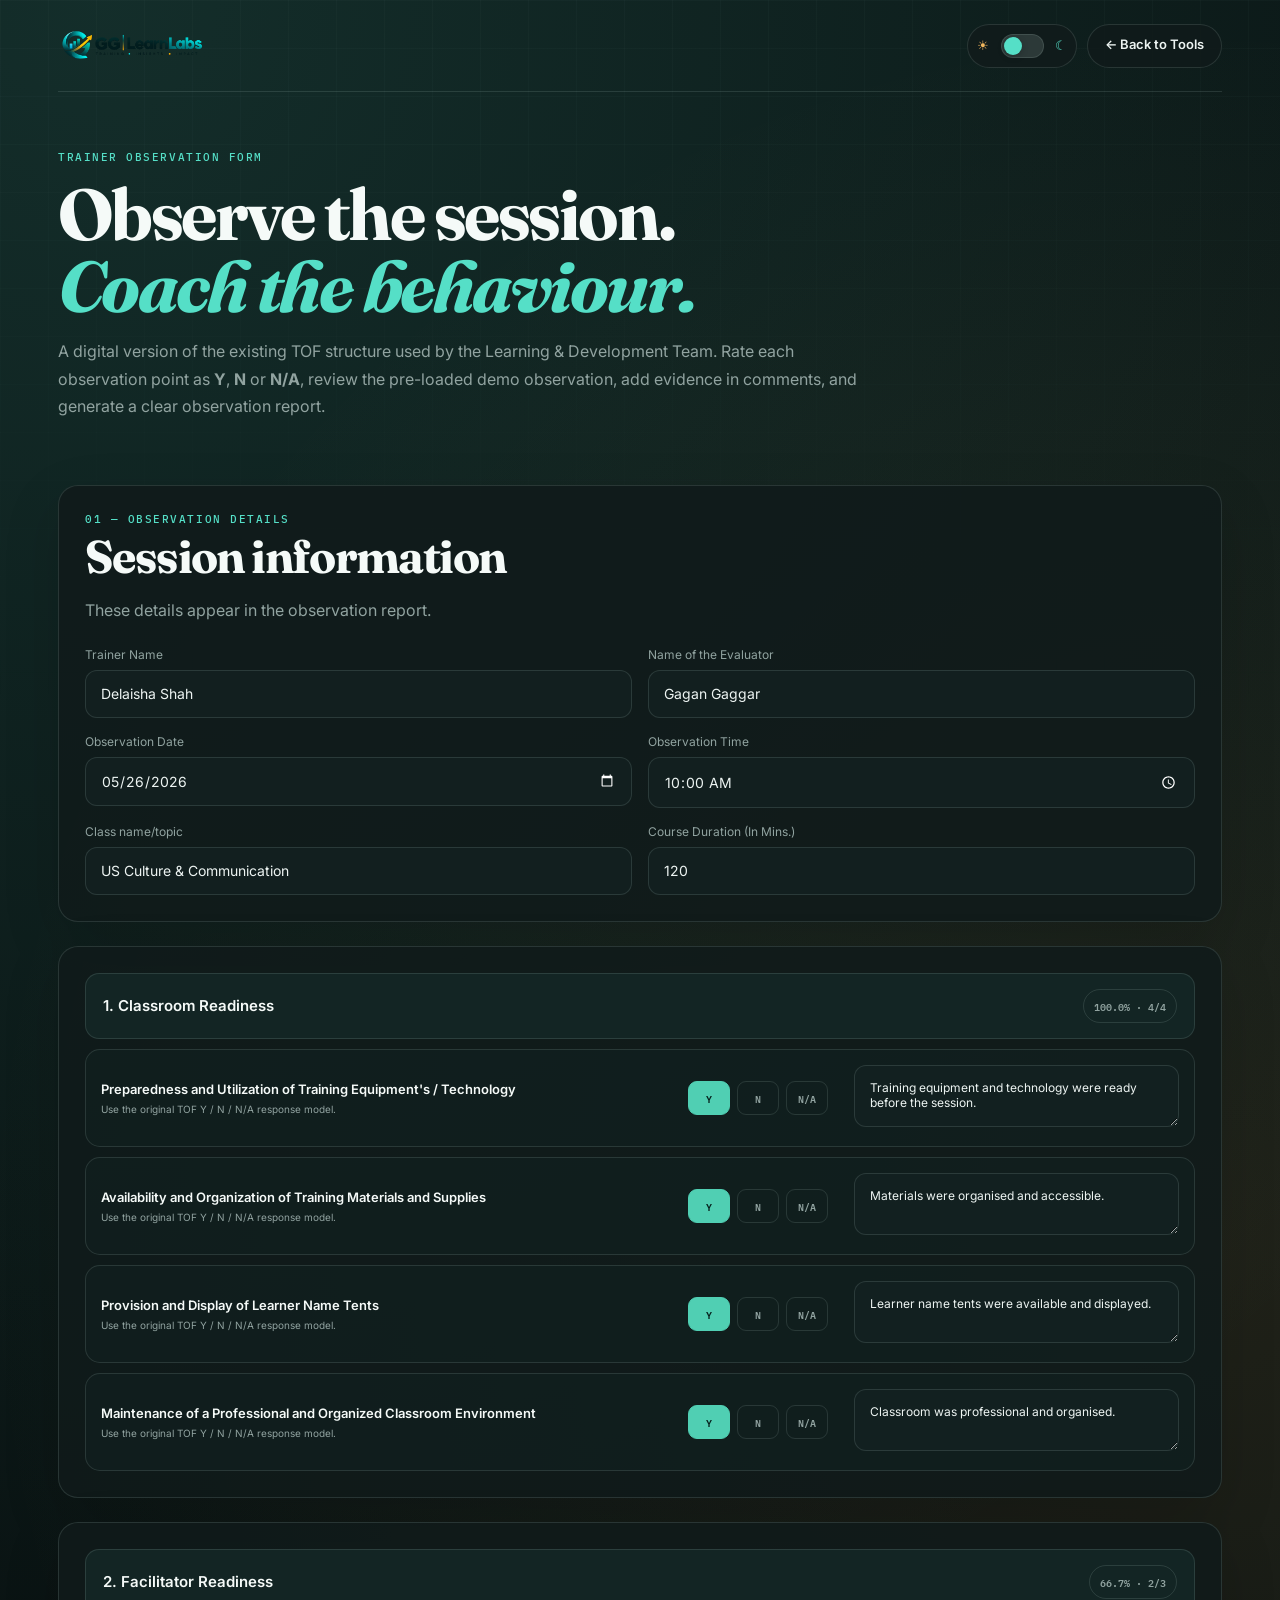
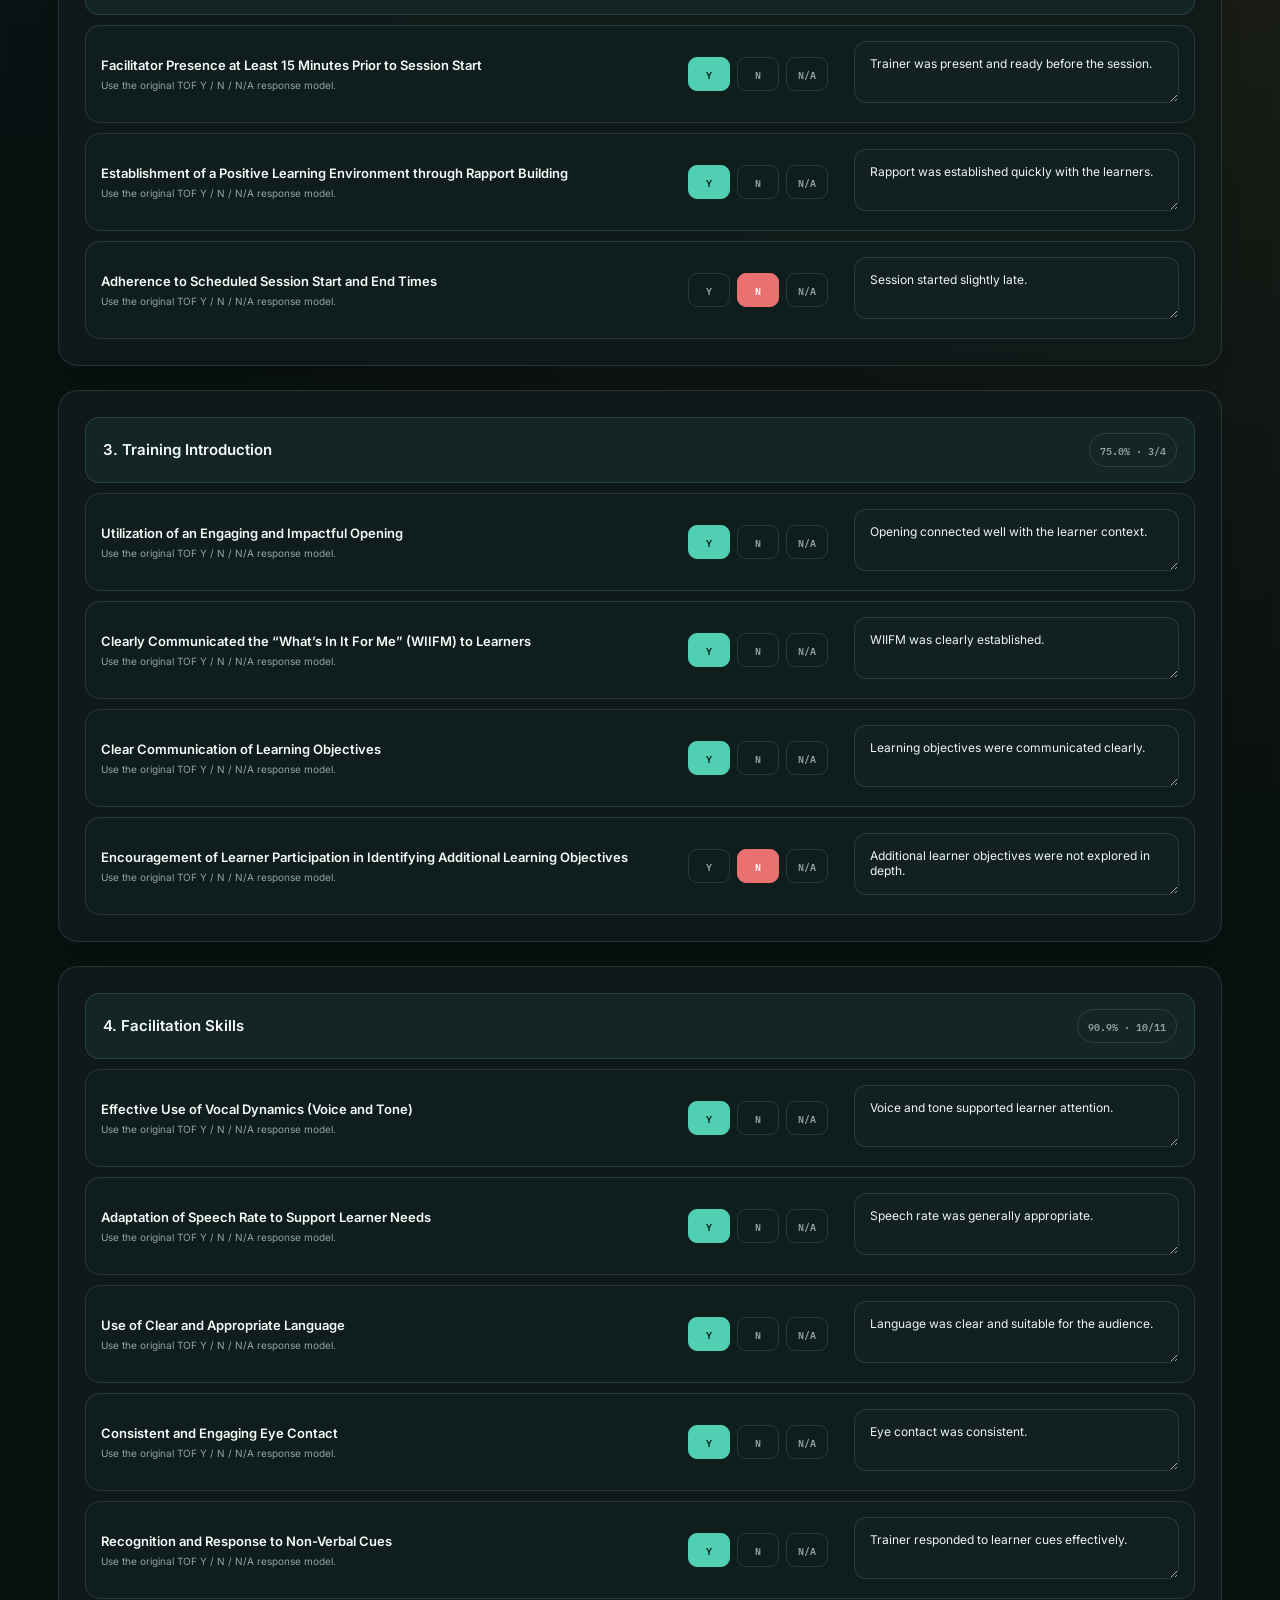
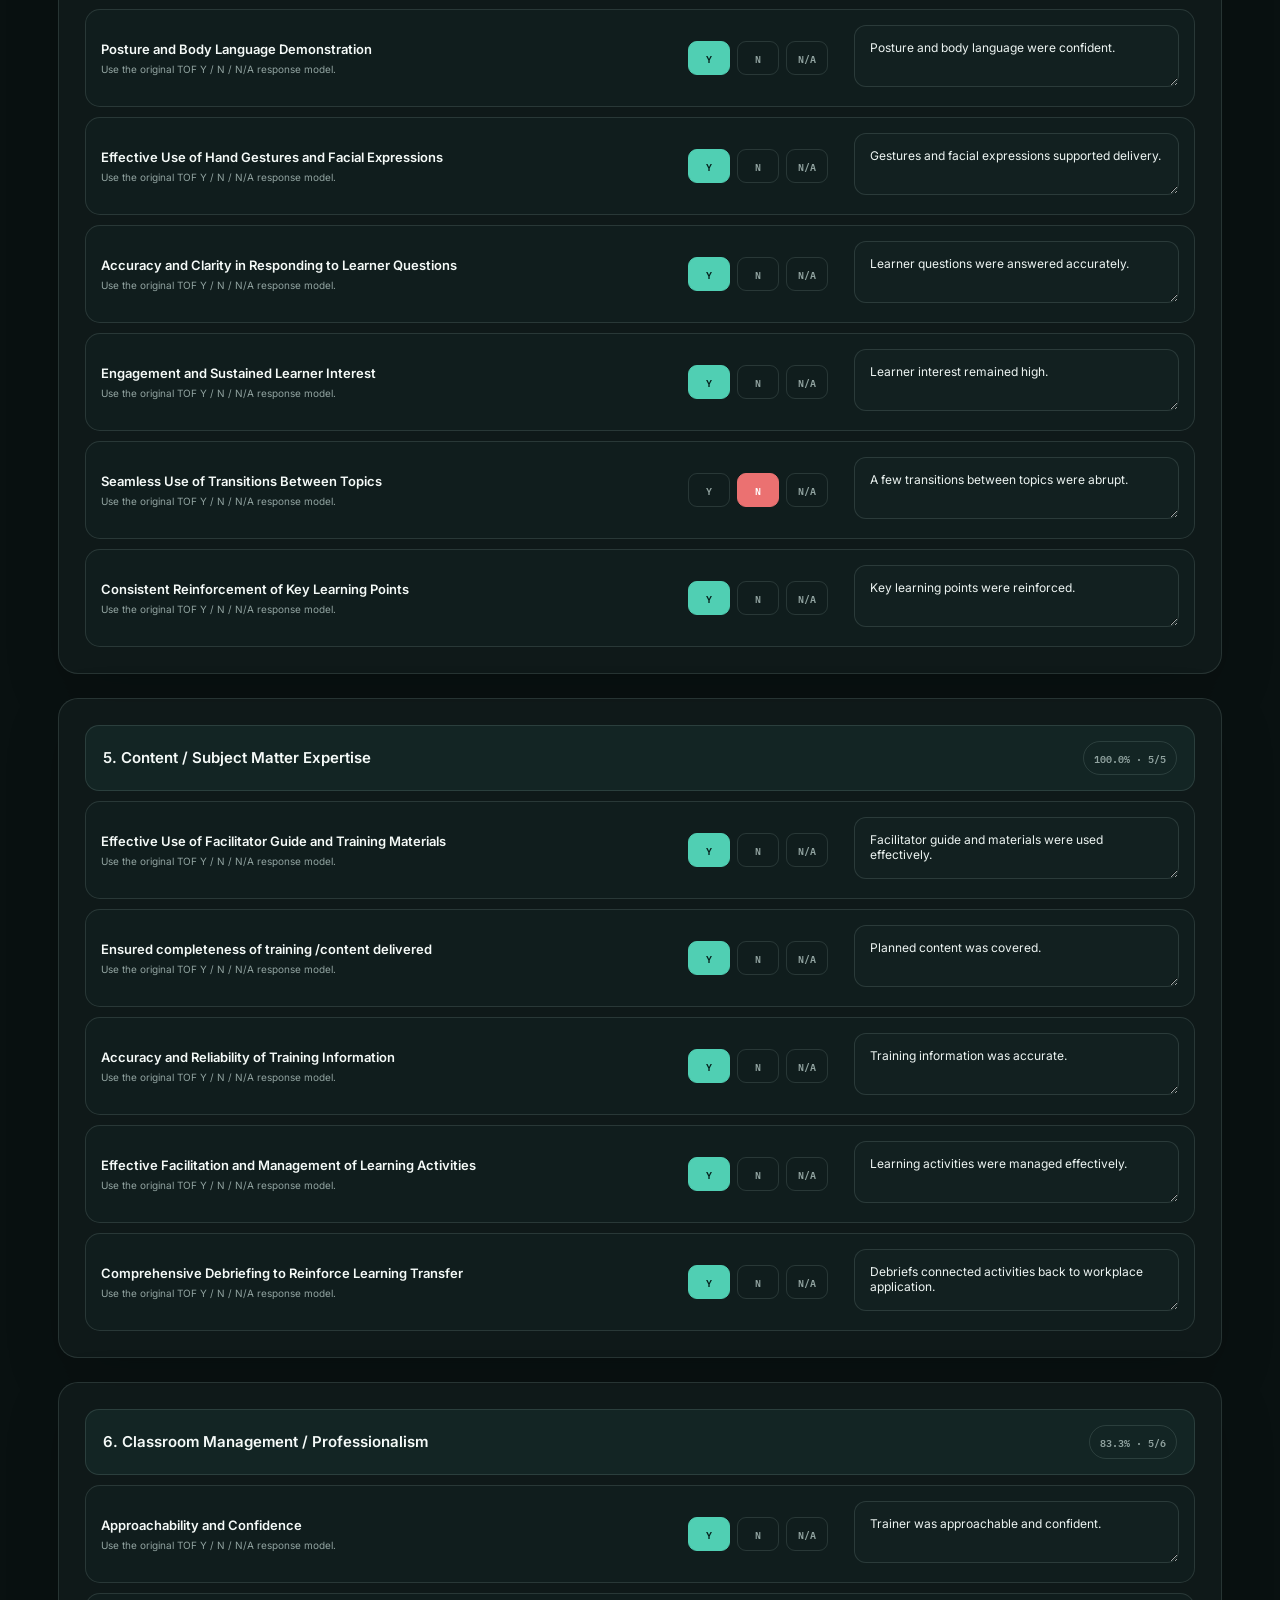
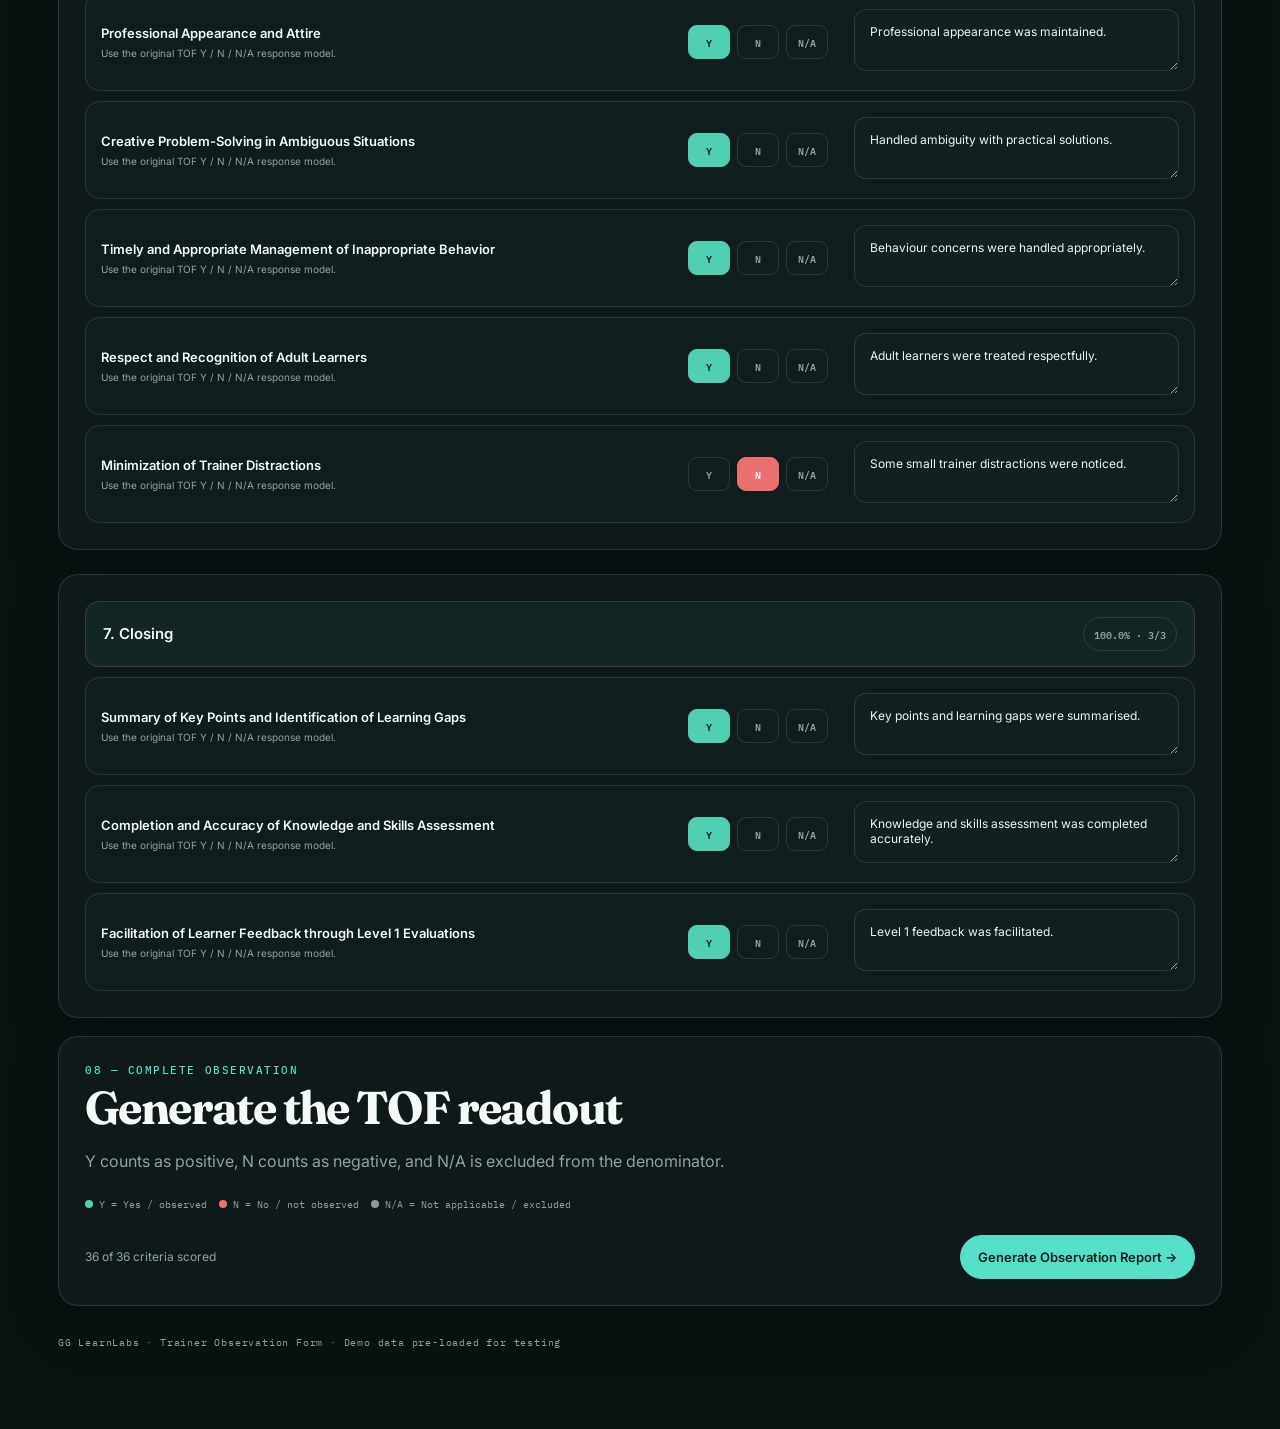
<file: trainer-observation-tof-v2.html>
<!DOCTYPE html>
<html lang="en">
<head>
  <meta charset="UTF-8">
  <meta name="viewport" content="width=device-width, initial-scale=1.0">
  <title>GG LearnLabs | Trainer Observation Form</title>

  <link rel="preconnect" href="https://fonts.googleapis.com">
  <link rel="preconnect" href="https://fonts.gstatic.com" crossorigin>
  <link href="https://fonts.googleapis.com/css2?family=Fraunces:opsz,wght@9..144,600;9..144,700&family=IBM+Plex+Mono:wght@400;500&family=Inter:wght@400;500;600;700&display=swap" rel="stylesheet">

  <!-- html2pdf.js: primary CDN -->
<style>
    :root{
      --bg:#091111;
      --panel:#101b1b;
      --panel2:#132121;
      --text:#edf4f2;
      --heading:#f5faf8;
      --muted:#91a3a0;
      --line:rgba(188,220,214,.14);
      --teal:#55dfc7;
      --amber:#f2b75e;
      --red:#ff7070;
      --yes:#50cfb3;
      --no:#eb7171;
      --na:#899a97;
      --shadow:0 20px 55px rgba(0,0,0,.16);
    }

    html[data-theme="light"]{
      --bg:#f4f7f6;
      --panel:#fff;
      --panel2:#f8fbfa;
      --text:#1b2927;
      --heading:#172522;
      --muted:#657570;
      --line:rgba(25,55,50,.14);
      --teal:#128f7e;
      --amber:#c98518;
      --red:#c85959;
      --yes:#158d7b;
      --no:#c75a5a;
      --na:#71817e;
      --shadow:0 18px 45px rgba(31,57,52,.07);
    }

    *{box-sizing:border-box}
    html{scroll-behavior:smooth}
    body{
      margin:0;
      min-height:100vh;
      color:var(--text);
      font-family:Inter,Arial,sans-serif;
      background:
        radial-gradient(circle at 8% 0%,color-mix(in srgb,var(--teal) 14%,transparent),transparent 28%),
        radial-gradient(circle at 94% 20%,color-mix(in srgb,var(--amber) 10%,transparent),transparent 24%),
        var(--bg);
    }

    .grid{
      position:fixed;inset:0;pointer-events:none;z-index:0;opacity:.2;
      background-image:linear-gradient(var(--line) 1px,transparent 1px),linear-gradient(90deg,var(--line) 1px,transparent 1px);
      background-size:48px 48px;
      mask-image:linear-gradient(to bottom,#000,transparent 88%);
    }

    .page{position:relative;z-index:1;max-width:1220px;margin:0 auto;padding:0 28px 80px}
    header{min-height:92px;display:flex;align-items:center;justify-content:space-between;gap:18px;border-bottom:1px solid var(--line)}
    .brand{display:flex;align-items:center;gap:14px;text-decoration:none;color:var(--text);min-width:0}
    .brand img{width:155px;height:auto;max-height:50px;object-fit:contain;object-position:left center;display:block}
    .header-actions{display:flex;align-items:center;gap:10px;flex-wrap:wrap}

    .btn{
      border:1px solid var(--line);border-radius:999px;min-height:44px;padding:11px 17px;
      background:color-mix(in srgb,var(--panel) 88%,transparent);color:var(--text);
      font:600 13px Inter,sans-serif;cursor:pointer;text-decoration:none;transition:.2s
    }
    .btn:hover{border-color:var(--teal);transform:translateY(-1px)}
    .btn-primary{background:var(--teal);border-color:var(--teal);color:#06201c}
    .btn-primary:hover{box-shadow:0 10px 26px color-mix(in srgb,var(--teal) 20%,transparent)}
    .btn:disabled{opacity:.6;cursor:not-allowed;transform:none}

    .theme-toggle{
      width:110px;height:44px;padding:5px 9px;display:flex;align-items:center;justify-content:space-between;gap:7px;
      border:1px solid var(--line);border-radius:999px;background:var(--panel);color:var(--muted);cursor:pointer
    }
    .theme-toggle:hover{border-color:var(--teal)}
    .theme-track{position:relative;width:43px;height:24px;border-radius:99px;background:color-mix(in srgb,var(--muted) 22%,transparent);border:1px solid var(--line)}
    .theme-thumb{position:absolute;top:2px;left:2px;width:18px;height:18px;border-radius:50%;background:var(--teal);transition:.25s;box-shadow:0 2px 7px rgba(0,0,0,.2)}
    html[data-theme="light"] .theme-thumb{transform:translateX(18px);background:var(--amber)}
    .sun{color:var(--amber)} .moon{color:var(--teal)}

    .hero{padding:58px 0 30px}
    .eyebrow,.mini{
      color:var(--teal);font:500 11px/1.3 "IBM Plex Mono",monospace;letter-spacing:.14em
    }
    h1,h2,h3{font-family:Fraunces,Georgia,serif;letter-spacing:-.035em;color:var(--heading)}
    h1{font-size:clamp(44px,6vw,72px);line-height:1;margin:14px 0}
    h1 em{color:var(--teal)}
    h2{font-size:clamp(31px,4vw,46px);line-height:1.05;margin:7px 0}
    h3{font-size:24px;margin:7px 0}
    .hero p,.section-head p{max-width:820px;color:var(--muted);line-height:1.72;font-size:16px}

    .panel{background:color-mix(in srgb,var(--panel) 88%,transparent);border:1px solid var(--line);border-radius:20px;box-shadow:var(--shadow)}
    html[data-theme="light"] .panel{background:rgba(255,255,255,.8)}
    .section{padding:26px;margin-top:18px}
    .section-head{margin-bottom:22px}

    .details-grid{display:grid;grid-template-columns:1fr 1fr;gap:16px;margin-top:22px}
    label{display:flex;flex-direction:column;gap:8px;font-size:12px;color:var(--muted)}
    .full{grid-column:1/-1}
    input,textarea{
      width:100%;padding:14px 15px;min-height:48px;border:1px solid var(--line);border-radius:12px;
      background:color-mix(in srgb,var(--panel2) 92%,transparent);color:var(--text);outline:none;font:14px Inter,sans-serif
    }
    textarea{min-height:82px;resize:vertical}
    input:focus,textarea:focus{border-color:var(--teal);box-shadow:0 0 0 3px color-mix(in srgb,var(--teal) 10%,transparent)}
    html[data-theme="light"] input,html[data-theme="light"] textarea{background:#fff}
    input[type="date"],input[type="time"]{color-scheme:dark}
    html[data-theme="light"] input[type="date"],html[data-theme="light"] input[type="time"]{color-scheme:light}

    .section-block{margin-top:24px}
    .section-banner{
      padding:15px 17px;border:1px solid var(--line);border-radius:14px;
      background:color-mix(in srgb,var(--teal) 5%,var(--panel));
      display:flex;justify-content:space-between;align-items:center;gap:10px
    }
    .section-banner strong{font:600 15px Inter,sans-serif;color:var(--heading)}
    .section-score-badge{
      min-width:86px;text-align:center;padding:7px 10px;border-radius:999px;border:1px solid var(--line);
      font:600 10px "IBM Plex Mono";color:var(--muted)
    }

    .criteria{display:grid;gap:10px;margin-top:10px}
    .criterion{
      display:grid;grid-template-columns:minmax(0,1.55fr) 160px minmax(190px,.9fr);
      gap:16px;align-items:center;padding:15px;border:1px solid var(--line);border-radius:15px;
      background:color-mix(in srgb,var(--panel2) 72%,transparent)
    }
    html[data-theme="light"] .criterion{background:rgba(255,255,255,.6)}
    .criterion-name{font-size:13px;line-height:1.48;color:var(--heading);font-weight:600}
    .criterion-help{font-size:10px;color:var(--muted);margin-top:4px}
    .rating-group{display:flex;gap:7px;align-items:center;justify-content:center}
    .rating-btn{
      width:42px;height:34px;border-radius:9px;border:1px solid var(--line);background:transparent;color:var(--muted);
      font:600 10px "IBM Plex Mono";cursor:pointer;transition:.15s
    }
    .rating-btn:hover{border-color:var(--teal);color:var(--text)}
    .rating-btn.selected.yes{background:var(--yes);border-color:var(--yes);color:#06201c}
    .rating-btn.selected.no{background:var(--no);border-color:var(--no);color:#fff}
    .rating-btn.selected.na{background:var(--na);border-color:var(--na);color:#fff}
    .comment-box textarea{min-height:62px;font-size:12px}

    .legend{display:flex;gap:12px;flex-wrap:wrap;margin-top:18px;color:var(--muted);font:10px "IBM Plex Mono"}
    .legend span{display:inline-flex;align-items:center;gap:6px}
    .dot{width:8px;height:8px;border-radius:50%;display:inline-block}
    .dot.yes{background:var(--yes)} .dot.no{background:var(--no)} .dot.na{background:var(--na)}
    .submit-row{display:flex;justify-content:space-between;gap:12px;align-items:center;margin-top:24px}
    .status-note{color:var(--muted);font-size:12px}

    /* RESULTS */
    #results{margin-top:18px}
    .result-hero{display:grid;grid-template-columns:250px 1fr;gap:30px;align-items:center;padding:28px}
    .gauge{width:210px;height:210px;margin:auto;border-radius:50%;background:conic-gradient(var(--teal) var(--deg),var(--line) 0);display:grid;place-items:center;position:relative}
    .gauge::after{content:"";position:absolute;inset:12px;border-radius:50%;background:var(--panel2);border:1px solid var(--line)}
    .gauge-inner{position:relative;z-index:1;text-align:center}
    .gauge-inner strong{display:block;font:500 42px "IBM Plex Mono";color:var(--heading)}
    .gauge-inner span{font:9px "IBM Plex Mono";letter-spacing:.12em;color:var(--muted)}
    .rating-pill{display:inline-flex;padding:8px 12px;border-radius:999px;border:1px solid var(--line);color:var(--teal);font:600 10px "IBM Plex Mono";letter-spacing:.08em}
    .summary-text{color:var(--muted);line-height:1.7}
    .summary-grid{display:grid;grid-template-columns:1fr 1fr;gap:16px;margin-top:18px}
    .summary-card{padding:23px}
    .big{font:500 36px "IBM Plex Mono";color:var(--teal);margin-top:8px}
    .profile{margin-top:18px;padding:23px}
    .bars{display:grid;gap:10px;margin-top:18px}
    .bar-row{display:grid;grid-template-columns:minmax(180px,1.2fr) 2fr 55px;gap:12px;align-items:center}
    .bar-name{font-size:11px;color:var(--muted);line-height:1.3}
    .bar-track{height:8px;background:var(--line);border-radius:99px;overflow:hidden}
    .bar-fill{height:100%;background:var(--teal);border-radius:99px}
    .bar-score{text-align:right;font:500 11px "IBM Plex Mono";color:var(--text)}
    .comment-grid{display:grid;grid-template-columns:1fr 1fr;gap:16px;margin-top:18px}
    .comment-card{padding:23px}
    .comment-list{margin:14px 0 0;padding-left:18px;color:var(--muted);line-height:1.7;font-size:13px}
    .comment-list li{margin-bottom:6px}
    .action-plan{margin-top:18px;padding:23px}
    .action-plan-grid{display:grid;grid-template-columns:1fr 1fr;gap:16px;margin-top:18px}
    .overall-comments{margin-top:18px;padding:23px}
    .footer-actions{display:flex;justify-content:space-between;gap:12px;margin-top:22px}
    .hidden{display:none!important}
    footer{padding:30px 0 0;color:var(--muted);font:10px "IBM Plex Mono";letter-spacing:.08em}

    /* =========================================================
       ONE-PAGE PDF CAPTURE
       Dedicated A4-ratio canvas: 794 x 1123 CSS pixels.
    ========================================================= */

    #pdfReport{
      display:none;
      position:relative;
      width:794px;
      height:1123px;
      margin:0;
      padding:0;
      overflow:hidden;
      background:#f8fbfa;
      color:#182725;
      font-family:Arial,Helvetica,sans-serif;
    }

    body.pdf-exporting{
      background:#ffffff !important;
      overflow:hidden !important;
    }

    body.pdf-exporting > .page,
    body.pdf-exporting > .grid{
      display:none !important;
    }

    body.pdf-exporting > #pdfReport{
      display:block !important;
      visibility:visible !important;
      opacity:1 !important;
      position:relative !important;
      left:0 !important;
      top:0 !important;
    }

    .pdf-onepage{
      width:794px;
      height:1123px;
      padding:34px 36px 28px;
      display:flex;
      flex-direction:column;
      overflow:hidden;
      background:
        linear-gradient(135deg,#edf8f5 0%,#f8fbfa 45%,#fff6e8 100%);
    }

    .pdf-header{
      display:flex;
      justify-content:space-between;
      align-items:center;
      padding-bottom:14px;
      border-bottom:2px solid #178f7f;
    }

    .pdf-brand{
      display:flex;
      align-items:center;
      gap:12px;
    }

    .pdf-brand-mark{
      width:42px;
      height:42px;
      border-radius:12px;
      background:#173a35;
      color:#55dfc7;
      display:flex;
      align-items:center;
      justify-content:center;
      font:bold 15px Arial,sans-serif;
    }

    .pdf-kicker{
      font:bold 9px Arial,sans-serif;
      color:#178f7f;
      letter-spacing:1.6px;
      text-transform:uppercase;
    }

    .pdf-title{
      margin-top:3px;
      font:bold 23px Arial,sans-serif;
      color:#182725;
    }

    .pdf-date{
      text-align:right;
      font:10px/1.55 Arial,sans-serif;
      color:#6a7b77;
    }

    .pdf-meta-strip{
      display:grid;
      grid-template-columns:1.25fr 1.25fr 1fr 1fr;
      gap:9px;
      margin-top:12px;
    }

    .pdf-meta-box{
      background:#fff;
      border:1px solid #dce6e3;
      border-radius:10px;
      padding:9px 10px;
      min-height:42px;
    }

    .pdf-meta-label{
      font:bold 7px Arial,sans-serif;
      color:#178f7f;
      letter-spacing:1px;
      text-transform:uppercase;
    }

    .pdf-meta-value{
      margin-top:3px;
      font:bold 10px Arial,sans-serif;
      color:#21322f;
      white-space:nowrap;
      overflow:hidden;
      text-overflow:ellipsis;
    }

    .pdf-hero{
      display:grid;
      grid-template-columns:190px 1fr;
      gap:18px;
      margin-top:13px;
    }

    .pdf-score-card{
      border-radius:14px;
      padding:16px;
      background:#173a35;
      color:#fff;
      min-height:148px;
      position:relative;
      overflow:hidden;
    }

    .pdf-score-label{
      font:bold 8px Arial,sans-serif;
      letter-spacing:1.2px;
      color:#7ee8d6;
    }

    .pdf-score-number{
      font:bold 45px Arial,sans-serif;
      margin-top:9px;
      letter-spacing:-1.5px;
    }

    .pdf-score-sub{
      font:9px/1.45 Arial,sans-serif;
      color:#cfe2de;
      margin-top:5px;
    }

    .pdf-score-pill{
      display:inline-block;
      margin-top:11px;
      padding:5px 9px;
      border-radius:999px;
      color:#06201c;
      font:bold 8px Arial,sans-serif;
      letter-spacing:.8px;
    }

    .pdf-summary-card{
      background:#fff;
      border:1px solid #dce6e3;
      border-radius:14px;
      padding:15px 16px;
      min-height:148px;
    }

    .pdf-summary-label{
      font:bold 8px Arial,sans-serif;
      color:#178f7f;
      letter-spacing:1px;
      text-transform:uppercase;
    }

    .pdf-summary-title{
      font:bold 18px Arial,sans-serif;
      color:#1c2d2a;
      margin-top:5px;
    }

    .pdf-summary-text{
      font:9.5px/1.55 Arial,sans-serif;
      color:#5d6d69;
      margin-top:7px;
    }

    .pdf-stat-row{
      display:grid;
      grid-template-columns:repeat(3,1fr);
      gap:8px;
      margin-top:10px;
    }

    .pdf-stat{
      background:#f3f8f6;
      border-radius:9px;
      padding:8px;
    }

    .pdf-stat-value{
      font:bold 15px Arial,sans-serif;
      color:#178f7f;
    }

    .pdf-stat-label{
      font:7px Arial,sans-serif;
      color:#71817e;
      margin-top:3px;
      text-transform:uppercase;
      letter-spacing:.6px;
    }

    .pdf-section-title{
      display:flex;
      justify-content:space-between;
      align-items:end;
      margin-top:14px;
      padding-bottom:7px;
      border-bottom:1px solid #dce6e3;
    }

    .pdf-section-title strong{
      font:bold 12px Arial,sans-serif;
      color:#1c2d2a;
    }

    .pdf-section-title span{
      font:8px Arial,sans-serif;
      color:#71817e;
    }

    .pdf-bars{
      display:grid;
      grid-template-columns:1fr 1fr;
      column-gap:22px;
      row-gap:8px;
      margin-top:10px;
    }

    .pdf-bar-item{
      display:grid;
      grid-template-columns:118px 1fr 42px;
      gap:7px;
      align-items:center;
    }

    .pdf-bar-name{
      font:bold 7.5px Arial,sans-serif;
      color:#334541;
      line-height:1.25;
    }

    .pdf-bar-track{
      height:7px;
      background:#e2eae7;
      border-radius:999px;
      overflow:hidden;
    }

    .pdf-bar-fill{
      height:100%;
      border-radius:inherit;
    }

    .pdf-bar-value{
      text-align:right;
      font:bold 8px Arial,sans-serif;
      color:#1c2d2a;
    }

    .pdf-insight-grid{
      display:grid;
      grid-template-columns:1fr 1fr 1fr;
      gap:9px;
      margin-top:13px;
    }

    .pdf-insight{
      border-radius:12px;
      padding:11px 12px;
      border:1px solid #dce6e3;
      background:#fff;
      min-height:83px;
    }

    .pdf-insight.green{background:#effaf6}
    .pdf-insight.amber{background:#fff7eb}
    .pdf-insight.blue{background:#f0f6fe}

    .pdf-insight-label{
      font:bold 7px Arial,sans-serif;
      letter-spacing:.9px;
      text-transform:uppercase;
    }

    .pdf-insight.green .pdf-insight-label{color:#178f7f}
    .pdf-insight.amber .pdf-insight-label{color:#c98518}
    .pdf-insight.blue .pdf-insight-label{color:#4778ba}

    .pdf-insight-title{
      margin-top:6px;
      font:bold 10px/1.3 Arial,sans-serif;
      color:#243532;
    }

    .pdf-insight-score{
      margin-top:4px;
      font:bold 17px Arial,sans-serif;
    }

    .pdf-insight.green .pdf-insight-score{color:#178f7f}
    .pdf-insight.amber .pdf-insight-score{color:#c98518}
    .pdf-insight.blue .pdf-insight-score{color:#4778ba}

    .pdf-bottom-grid{
      display:grid;
      grid-template-columns:1.05fr .95fr;
      gap:12px;
      margin-top:13px;
    }

    .pdf-box{
      border:1px solid #dce6e3;
      border-radius:12px;
      background:#fff;
      padding:12px 13px;
      min-height:111px;
    }

    .pdf-box-title{
      font:bold 8px Arial,sans-serif;
      color:#178f7f;
      letter-spacing:1px;
      text-transform:uppercase;
    }

    .pdf-list{
      margin:8px 0 0 15px;
      padding:0;
      font:8.5px/1.55 Arial,sans-serif;
      color:#566662;
    }

    .pdf-list li{margin-bottom:3px}

    .pdf-coaching{
      margin-top:12px;
      border-radius:12px;
      padding:13px 14px;
      background:#173a35;
      color:#fff;
    }

    .pdf-coaching-title{
      font:bold 8px Arial,sans-serif;
      color:#7ee8d6;
      letter-spacing:1px;
      text-transform:uppercase;
    }

    .pdf-coaching-heading{
      font:bold 13px Arial,sans-serif;
      margin-top:5px;
    }

    .pdf-coaching-text{
      font:8.5px/1.55 Arial,sans-serif;
      color:#d6e8e4;
      margin-top:4px;
    }

    .pdf-notes-grid{
      display:grid;
      grid-template-columns:1fr 1fr 1fr;
      gap:9px;
      margin-top:10px;
    }

    .pdf-note{
      background:#fff;
      border:1px solid #dce6e3;
      border-radius:10px;
      padding:9px 10px;
      min-height:58px;
    }

    .pdf-note-title{
      font:bold 7px Arial,sans-serif;
      color:#647571;
      letter-spacing:.8px;
      text-transform:uppercase;
    }

    .pdf-note-text{
      margin-top:4px;
      font:7.7px/1.45 Arial,sans-serif;
      color:#4f625e;
    }

    .pdf-footer{
      margin-top:auto;
      padding-top:9px;
      border-top:1px solid #dce6e3;
      display:flex;
      justify-content:space-between;
      font:7px Arial,sans-serif;
      color:#7a8986;
    }

    @media(max-width:900px){
      .criterion{grid-template-columns:1fr}
      .rating-group{justify-content:flex-start}
      .comment-box textarea{min-height:78px}
      .result-hero{grid-template-columns:1fr}
    }
    @media(max-width:700px){
      .page{padding:0 16px 60px}
      header{padding:18px 0;min-height:74px}
      .brand img{width:132px;max-width:46vw}
      .header-actions{gap:7px}
      .btn{padding:10px 13px}
      .theme-toggle{width:98px}
      .details-grid,.summary-grid,.comment-grid,.action-plan-grid{grid-template-columns:1fr}
      .full{grid-column:auto}
      .bar-row{grid-template-columns:1fr 2fr 45px}
      .section{padding:20px}
      .hero{padding:40px 0 22px}
    }
  </style>
</head>

<body>
  <div class="grid"></div>

  <div class="page">
    <header>
      <a class="brand" href="index.html" aria-label="Back to GG LearnLabs">
        <img src="logo.png" alt="GG LearnLabs">
      </a>

      <div class="header-actions">
        <button class="theme-toggle" id="themeToggle" type="button" aria-label="Switch theme">
          <span class="sun">☀</span>
          <span class="theme-track"><span class="theme-thumb"></span></span>
          <span class="moon">☾</span>
        </button>

        <a class="btn" href="index.html">← Back to Tools</a>
      </div>
    </header>

    <section class="hero">
      <div class="eyebrow">TRAINER OBSERVATION FORM</div>
      <h1>Observe the session.<br><em>Coach the behaviour.</em></h1>
      <p>
        A digital version of the existing TOF structure used by the Learning &amp; Development Team.
        Rate each observation point as <strong>Y</strong>, <strong>N</strong> or <strong>N/A</strong>,
        review the pre-loaded demo observation, add evidence in comments, and generate a clear observation report.
      </p>
    </section>

    <form id="tofForm">
      <section class="panel section">
        <div class="section-head">
          <div class="mini">01 — OBSERVATION DETAILS</div>
          <h2>Session information</h2>
          <p>These details appear in the observation report.</p>
        </div>

        <div class="details-grid">
          <label>Trainer Name<input id="trainerName" required></label>
          <label>Name of the Evaluator<input id="evaluatorName" required></label>
          <label>Observation Date<input id="observationDate" type="date" required></label>
          <label>Observation Time<input id="observationTime" type="time"></label>
          <label>Class name/topic<input id="classTopic" required></label>
          <label>Course Duration (In Mins.)<input id="courseDuration" type="number" min="1"></label>
        </div>
      </section>

      <div id="sections"></div>

      <section class="panel section">
        <div class="section-head">
          <div class="mini">08 — COMPLETE OBSERVATION</div>
          <h2>Generate the TOF readout</h2>
          <p>Y counts as positive, N counts as negative, and N/A is excluded from the denominator.</p>
        </div>

        <div class="legend">
          <span><i class="dot yes"></i> Y = Yes / observed</span>
          <span><i class="dot no"></i> N = No / not observed</span>
          <span><i class="dot na"></i> N/A = Not applicable / excluded</span>
        </div>

        <div class="submit-row">
          <div class="status-note" id="completionStatus">0 of 36 criteria scored</div>
          <button class="btn btn-primary" type="submit">Generate Observation Report →</button>
        </div>
      </section>
    </form>

    <section id="results" class="hidden">
      <div class="panel result-hero">
        <div class="gauge" id="gauge">
          <div class="gauge-inner">
            <strong id="overallScore">0.0%</strong>
            <span>OVERALL SCORE</span>
          </div>
        </div>

        <div>
          <div class="mini">09 — OVERALL RESULT</div>
          <div class="rating-pill" id="overallRating">—</div>
          <h2 id="resultTitle">Trainer Observation</h2>
          <p class="summary-text" id="resultSummary"></p>
        </div>
      </div>

      <div class="summary-grid">
        <article class="panel summary-card">
          <div class="mini">STRONGEST SECTION</div>
          <h3 id="strongestSection">—</h3>
          <div class="big" id="strongestScore">—</div>
          <p class="summary-text" id="strongestText"></p>
        </article>

        <article class="panel summary-card">
          <div class="mini">DEVELOPMENT PRIORITY</div>
          <h3 id="weakestSection">—</h3>
          <div class="big" id="weakestScore">—</div>
          <p class="summary-text" id="weakestText"></p>
        </article>
      </div>

      <section class="panel profile">
        <div class="mini">SECTION PERFORMANCE PROFILE</div>
        <div class="bars" id="bars"></div>
      </section>

      <div class="comment-grid">
        <article class="panel comment-card">
          <div class="mini">OBSERVED STRENGTHS</div>
          <ul class="comment-list" id="strengthList"></ul>
          <label style="margin-top:16px;">Strength Evidence / Comments<textarea id="strengthComments" placeholder="Add specific evidence from the session..."></textarea></label>
        </article>

        <article class="panel comment-card">
          <div class="mini">DEVELOPMENT AREAS</div>
          <ul class="comment-list" id="developmentList"></ul>
          <label style="margin-top:16px;">Development Evidence / Comments<textarea id="developmentComments" placeholder="Add specific feedback or coaching observations..."></textarea></label>
        </article>
      </div>

      <section class="panel action-plan">
        <div class="mini">COACHING ACTION PLAN</div>
        <h3 id="coachingTitle">—</h3>
        <p class="summary-text" id="coachingText"></p>

        <div class="action-plan-grid">
          <label>Recommended Action<textarea id="actionPlan" placeholder="What should be continued, changed or practised?"></textarea></label>
          <label>Follow-up / Success Measure<textarea id="successMeasure" placeholder="How will improvement be verified?"></textarea></label>
        </div>
      </section>

      <section class="panel overall-comments">
        <div class="mini">FINAL OBSERVER COMMENTS</div>
        <textarea id="overallComments" placeholder="Summarise the session, key strengths, main gap and coaching message..."></textarea>
      </section>

      <div class="footer-actions">
        <button class="btn" id="editButton" type="button">← Edit Observation</button>
        <button class="btn btn-primary" id="exportButton" type="button">Export TOF Report as PDF ↓</button>
      </div>
    </section>

    <footer>GG LearnLabs · Trainer Observation Form · Demo data pre-loaded for testing</footer>
  </div>

  <!-- Off-screen HTML report used by html2pdf.js -->
  <div id="pdfReport" aria-hidden="true"></div>

  <script>
    const sections = [
      {
        id:"classroomReadiness", name:"1. Classroom Readiness",
        criteria:[
          "Preparedness and Utilization of Training Equipment's / Technology",
          "Availability and Organization of Training Materials and Supplies",
          "Provision and Display of Learner Name Tents",
          "Maintenance of a Professional and Organized Classroom Environment"
        ]
      },
      {
        id:"facilitatorReadiness", name:"2. Facilitator Readiness",
        criteria:[
          "Facilitator Presence at Least 15 Minutes Prior to Session Start",
          "Establishment of a Positive Learning Environment through Rapport Building",
          "Adherence to Scheduled Session Start and End Times"
        ]
      },
      {
        id:"trainingIntroduction", name:"3. Training Introduction",
        criteria:[
          "Utilization of an Engaging and Impactful Opening",
          "Clearly Communicated the “What’s In It For Me” (WIIFM) to Learners",
          "Clear Communication of Learning Objectives",
          "Encouragement of Learner Participation in Identifying Additional Learning Objectives"
        ]
      },
      {
        id:"facilitationSkills", name:"4. Facilitation Skills",
        criteria:[
          "Effective Use of Vocal Dynamics (Voice and Tone)",
          "Adaptation of Speech Rate to Support Learner Needs",
          "Use of Clear and Appropriate Language",
          "Consistent and Engaging Eye Contact",
          "Recognition and Response to Non-Verbal Cues",
          "Posture and Body Language Demonstration",
          "Effective Use of Hand Gestures and Facial Expressions",
          "Accuracy and Clarity in Responding to Learner Questions",
          "Engagement and Sustained Learner Interest",
          "Seamless Use of Transitions Between Topics",
          "Consistent Reinforcement of Key Learning Points"
        ]
      },
      {
        id:"contentExpertise", name:"5. Content / Subject Matter Expertise",
        criteria:[
          "Effective Use of Facilitator Guide and Training Materials",
          "Ensured completeness of training /content delivered",
          "Accuracy and Reliability of Training Information",
          "Effective Facilitation and Management of Learning Activities",
          "Comprehensive Debriefing to Reinforce Learning Transfer"
        ]
      },
      {
        id:"classroomManagement", name:"6. Classroom Management / Professionalism",
        criteria:[
          "Approachability and Confidence",
          "Professional Appearance and Attire",
          "Creative Problem-Solving in Ambiguous Situations",
          "Timely and Appropriate Management of Inappropriate Behavior",
          "Respect and Recognition of Adult Learners",
          "Minimization of Trainer Distractions"
        ]
      },
      {
        id:"closing", name:"7. Closing",
        criteria:[
          "Summary of Key Points and Identification of Learning Gaps",
          "Completion and Accuracy of Knowledge and Skills Assessment",
          "Facilitation of Learner Feedback through Level 1 Evaluations"
        ]
      }
    ];

    const responses = {};
    const $ = id => document.getElementById(id);

    function renderSections(){
      $("sections").innerHTML = sections.map(section => `
        <section class="panel section section-block">
          <div class="section-banner">
            <strong>${section.name}</strong>
            <span class="section-score-badge" id="${section.id}Score">0 / ${section.criteria.length}</span>
          </div>
          <div class="criteria">
            ${section.criteria.map((criterion,index)=>{
              const id = `${section.id}_${index+1}`;
              return `
                <article class="criterion">
                  <div>
                    <div class="criterion-name">${criterion}</div>
                    <div class="criterion-help">Use the original TOF Y / N / N/A response model.</div>
                  </div>
                  <div class="rating-group" aria-label="${criterion}">
                    <button type="button" class="rating-btn" data-criterion="${id}" data-value="Y">Y</button>
                    <button type="button" class="rating-btn" data-criterion="${id}" data-value="N">N</button>
                    <button type="button" class="rating-btn" data-criterion="${id}" data-value="N/A">N/A</button>
                  </div>
                  <div class="comment-box">
                    <textarea id="${id}_comment" placeholder="Comments / evidence"></textarea>
                  </div>
                </article>
              `;
            }).join("")}
          </div>
        </section>
      `).join("");
    }

    function updateCriterionButton(id,value){
      document.querySelectorAll(`[data-criterion="${id}"]`).forEach(button=>{
        button.classList.remove("selected","yes","no","na");
        if(button.dataset.value===value){
          button.classList.add("selected");
          if(value==="Y") button.classList.add("yes");
          if(value==="N") button.classList.add("no");
          if(value==="N/A") button.classList.add("na");
        }
      });
    }

    function updateProgress(){
      const total = sections.reduce((sum,section)=>sum+section.criteria.length,0);
      const scored = Object.keys(responses).filter(key=>!key.endsWith("_comment")).length;
      $("completionStatus").textContent = `${scored} of ${total} criteria scored`;
    }

    function getSectionResult(section){
      let yes=0,no=0,na=0;
      section.criteria.forEach((_,index)=>{
        const value=responses[`${section.id}_${index+1}`];
        if(value==="Y") yes++;
        else if(value==="N") no++;
        else if(value==="N/A") na++;
      });
      const denominator=yes+no;
      return {
        ...section,
        yes,no,na,
        denominator,
        score:denominator ? (yes/denominator)*100 : null
      };
    }

    function getOverallResult(){
      let yes=0,no=0,na=0;
      sections.forEach(section=>{
        section.criteria.forEach((_,index)=>{
          const value=responses[`${section.id}_${index+1}`];
          if(value==="Y") yes++;
          else if(value==="N") no++;
          else if(value==="N/A") na++;
        });
      });
      const denominator=yes+no;
      return {
        yes,no,na,denominator,
        score:denominator ? (yes/denominator)*100 : 0
      };
    }

    function getRating(score){
      if(score>=90) return {
        label:"STRONG",
        title:"Strong trainer observation result.",
        text:"The observation shows a consistently strong level of performance across the applicable TOF criteria."
      };
      if(score>=80) return {
        label:"SATISFACTORY",
        title:"A satisfactory trainer observation result.",
        text:"The trainer is meeting the expected standard across most applicable observation points, with targeted opportunities for improvement."
      };
      if(score>=70) return {
        label:"NEEDS IMPROVEMENT",
        title:"Trainer development is recommended.",
        text:"The observation identifies several areas that need attention. Targeted coaching and follow-up observation are recommended."
      };
      return {
        label:"CRITICAL",
        title:"Immediate trainer development is recommended.",
        text:"The observation identifies significant gaps across the applicable criteria. Prioritise coaching, support and follow-up observation."
      };
    }

    function getCoachingRecommendation(weakest){
      const map={
        classroomReadiness:[
          "Improve classroom readiness",
          "Use a pre-session checklist covering technology, materials, learner name tents and classroom setup."
        ],
        facilitatorReadiness:[
          "Strengthen facilitator readiness",
          "Arrive early, prepare the room, establish rapport and maintain the scheduled session start and end times."
        ],
        trainingIntroduction:[
          "Strengthen the training opening",
          "Use an engaging opening, clearly communicate WIIFM and objectives, and involve learners where appropriate."
        ],
        facilitationSkills:[
          "Sharpen facilitation behaviours",
          "Focus on communication, learner engagement, non-verbal cues, transitions and reinforcement of key learning points."
        ],
        contentExpertise:[
          "Strengthen content and activity management",
          "Review the facilitator guide and content, confirm completeness and accuracy, and strengthen debriefing and learning activities."
        ],
        classroomManagement:[
          "Strengthen professionalism and classroom management",
          "Focus on confidence, adult learner respect, professional presence, problem-solving and management of distractions or inappropriate behaviour."
        ],
        closing:[
          "Improve session closure",
          "Use a clear recap, identify learning gaps, complete assessments accurately and facilitate Level 1 learner feedback."
        ]
      };
      return map[weakest?.id] || [
        "Focus on the lowest-performing section",
        "Use targeted coaching and a follow-up observation to strengthen the lowest-performing applicable criteria."
      ];
    }

    function renderResults(){
      const overall=getOverallResult();
      const resultSections=sections.map(getSectionResult);
      const applicable=resultSections.filter(s=>s.score!==null);
      const strongest=[...applicable].sort((a,b)=>b.score-a.score)[0];
      const weakest=[...applicable].sort((a,b)=>a.score-b.score)[0];
      const rating=getRating(overall.score);
      const coaching=getCoachingRecommendation(weakest);

      $("overallScore").textContent=`${overall.score.toFixed(1)}%`;
      $("gauge").style.setProperty("--deg",`${overall.score*3.6}deg`);
      $("overallRating").textContent=rating.label;
      $("resultTitle").textContent=$("trainerName").value.trim() || "Trainer Observation";
      $("resultSummary").textContent=`${rating.title} ${rating.text}`;

      $("strongestSection").textContent=strongest?.name || "—";
      $("strongestScore").textContent=strongest ? `${strongest.score.toFixed(1)}%` : "—";
      $("strongestText").textContent=strongest ? `${strongest.yes} Yes, ${strongest.no} No and ${strongest.na} N/A responses.` : "No applicable criteria were scored.";

      $("weakestSection").textContent=weakest?.name || "—";
      $("weakestScore").textContent=weakest ? `${weakest.score.toFixed(1)}%` : "—";
      $("weakestText").textContent=weakest ? `${weakest.yes} Yes, ${weakest.no} No and ${weakest.na} N/A responses.` : "No applicable criteria were scored.";

      $("bars").innerHTML=resultSections.map(section=>`
        <div class="bar-row">
          <div class="bar-name">${section.name}</div>
          <div class="bar-track"><div class="bar-fill" style="width:${section.score===null?0:section.score}%"></div></div>
          <div class="bar-score">${section.score===null?"N/A":section.score.toFixed(1)+"%"}</div>
        </div>
      `).join("");

      const strengths=resultSections.filter(s=>s.score!==null&&s.score>=90).sort((a,b)=>b.score-a.score);
      const development=resultSections.filter(s=>s.score!==null&&s.score<85).sort((a,b)=>a.score-b.score);

      $("strengthList").innerHTML=strengths.length
        ? strengths.map(s=>`<li>${s.name} — ${s.score.toFixed(1)}%</li>`).join("")
        : "<li>No section scored 90% or above. Review the strongest applicable area above.</li>";

      $("developmentList").innerHTML=development.length
        ? development.map(s=>`<li>${s.name} — ${s.score.toFixed(1)}%</li>`).join("")
        : "<li>No section is currently below 85%.</li>";

      $("coachingTitle").textContent=coaching[0];
      $("coachingText").textContent=coaching[1];

      $("results").classList.remove("hidden");

      window.scrollTo({
        top:$("results").offsetTop-20,
        behavior:"smooth"
      });
    }

    function getComment(criterionId){
      const field=$(criterionId+"_comment");
      return field ? field.value.trim() : "";
    }

    function esc(value){
      return String(value||"")
        .replace(/&/g,"&amp;")
        .replace(/</g,"&lt;")
        .replace(/>/g,"&gt;")
        .replace(/"/g,"&quot;")
        .replace(/'/g,"&#039;");
    }

    function buildPdfReport(){
      const overall = getOverallResult();
      const resultSections = sections.map(getSectionResult);
      const applicable = resultSections.filter(s => s.score !== null);
      const strongest = [...applicable].sort((a,b)=>b.score-a.score)[0];
      const weakest = [...applicable].sort((a,b)=>a.score-b.score)[0];
      const rating = getRating(overall.score);
      const coaching = getCoachingRecommendation(weakest);

      const strongCount = resultSections.filter(s => s.score !== null && s.score >= 90).length;
      const focusCount = resultSections.filter(s => s.score !== null && s.score < 85).length;

      const scoreColor =
        overall.score >= 85 ? "#178f7f" :
        overall.score >= 70 ? "#c98518" :
        "#c75a5a";

      const barHtml = resultSections.map(section => {
        const score = section.score === null ? 0 : section.score;
        const fill = score >= 85 ? "#178f7f" : score >= 70 ? "#c98518" : "#c75a5a";

        return `
          <div class="pdf-bar-item">
            <div class="pdf-bar-name">${esc(section.name.replace(/^[0-9.]+\s*/, ""))}</div>
            <div class="pdf-bar-track">
              <div class="pdf-bar-fill" style="width:${score}%;background:${fill}"></div>
            </div>
            <div class="pdf-bar-value">${section.score === null ? "N/A" : section.score.toFixed(1) + "%"}</div>
          </div>
        `;
      }).join("");

      const strengths = resultSections
        .filter(s => s.score !== null && s.score >= 90)
        .sort((a,b)=>b.score-a.score)
        .slice(0,3);

      const development = resultSections
        .filter(s => s.score !== null && s.score < 85)
        .sort((a,b)=>a.score-b.score)
        .slice(0,3);

      const strengthList = strengths.length
        ? strengths.map(s=>`<li>${esc(s.name.replace(/^[0-9.]+\s*/,""))} — ${s.score.toFixed(1)}%</li>`).join("")
        : "<li>No section crossed the 90% strength threshold.</li>";

      const developmentList = development.length
        ? development.map(s=>`<li>${esc(s.name.replace(/^[0-9.]+\s*/,""))} — ${s.score.toFixed(1)}%</li>`).join("")
        : "<li>No section is below the 85% development threshold.</li>";

      const notes = [
        ["Strength Evidence", $("strengthComments").value.trim()],
        ["Development Evidence", $("developmentComments").value.trim()],
        ["Observer Comments", $("overallComments").value.trim()]
      ].filter(([,text])=>text).slice(0,3);

      const noteBlocks = notes.map(([title,text])=>`
        <div class="pdf-note">
          <div class="pdf-note-title">${esc(title)}</div>
          <div class="pdf-note-text">${esc(text).replace(/\n/g,"<br>")}</div>
        </div>
      `).join("");

      $("pdfReport").innerHTML = `
        <div class="pdf-onepage">

          <div class="pdf-header">
            <div class="pdf-brand">
              <div class="pdf-brand-mark">GG</div>
              <div>
                <div class="pdf-kicker">GG LearnLabs · Learning &amp; Development</div>
                <div class="pdf-title">Trainer Observation Report</div>
              </div>
            </div>

            <div class="pdf-date">
              <strong>${esc($("observationDate").value ? formatDate($("observationDate").value) : "Observation")}</strong><br>
              ${$("observationTime").value ? esc($("observationTime").value) + " · " : ""}
              ${$("courseDuration").value ? esc($("courseDuration").value) + " mins" : ""}
            </div>
          </div>

          <div class="pdf-meta-strip">
            <div class="pdf-meta-box">
              <div class="pdf-meta-label">Trainer</div>
              <div class="pdf-meta-value">${esc($("trainerName").value.trim() || "—")}</div>
            </div>
            <div class="pdf-meta-box">
              <div class="pdf-meta-label">Evaluator</div>
              <div class="pdf-meta-value">${esc($("evaluatorName").value.trim() || "—")}</div>
            </div>
            <div class="pdf-meta-box">
              <div class="pdf-meta-label">Class / Topic</div>
              <div class="pdf-meta-value">${esc($("classTopic").value.trim() || "—")}</div>
            </div>
            <div class="pdf-meta-box">
              <div class="pdf-meta-label">Observation Points</div>
              <div class="pdf-meta-value">36 criteria</div>
            </div>
          </div>

          <div class="pdf-hero">
            <div class="pdf-score-card">
              <div class="pdf-score-label">OVERALL TOF SCORE</div>
              <div class="pdf-score-number">${overall.score.toFixed(1)}%</div>
              <div class="pdf-score-sub">${overall.yes} Yes · ${overall.no} No · ${overall.na} N/A</div>
              <div class="pdf-score-pill" style="background:${scoreColor}">${esc(rating.label)}</div>
            </div>

            <div class="pdf-summary-card">
              <div class="pdf-summary-label">Executive Readout</div>
              <div class="pdf-summary-title">${esc(rating.title)}</div>
              <div class="pdf-summary-text">${esc(rating.text)}</div>

              <div class="pdf-stat-row">
                <div class="pdf-stat">
                  <div class="pdf-stat-value">${strongCount}/7</div>
                  <div class="pdf-stat-label">Strong Sections</div>
                </div>
                <div class="pdf-stat">
                  <div class="pdf-stat-value">${focusCount}</div>
                  <div class="pdf-stat-label">Focus Sections</div>
                </div>
                <div class="pdf-stat">
                  <div class="pdf-stat-value">${overall.denominator ? ((overall.yes/overall.denominator)*100).toFixed(0) : 0}%</div>
                  <div class="pdf-stat-label">Applicable Y Rate</div>
                </div>
              </div>
            </div>
          </div>

          <div class="pdf-section-title">
            <strong>Section Performance Profile</strong>
            <span>Y / (Y + N) · N/A excluded</span>
          </div>

          <div class="pdf-bars">${barHtml}</div>

          <div class="pdf-insight-grid">
            <div class="pdf-insight green">
              <div class="pdf-insight-label">Strongest Section</div>
              <div class="pdf-insight-title">${esc((strongest?.name || "—").replace(/^[0-9.]+\s*/, ""))}</div>
              <div class="pdf-insight-score">${strongest ? strongest.score.toFixed(1) + "%" : "—"}</div>
            </div>

            <div class="pdf-insight amber">
              <div class="pdf-insight-label">Development Priority</div>
              <div class="pdf-insight-title">${esc((weakest?.name || "—").replace(/^[0-9.]+\s*/, ""))}</div>
              <div class="pdf-insight-score">${weakest ? weakest.score.toFixed(1) + "%" : "—"}</div>
            </div>

            <div class="pdf-insight blue">
              <div class="pdf-insight-label">Observation Coverage</div>
              <div class="pdf-insight-title">${overall.denominator} applicable criteria</div>
              <div class="pdf-insight-score">${overall.na} N/A</div>
            </div>
          </div>

          <div class="pdf-bottom-grid">
            <div class="pdf-box">
              <div class="pdf-box-title">Observed Strengths</div>
              <ul class="pdf-list">${strengthList}</ul>
            </div>
            <div class="pdf-box">
              <div class="pdf-box-title">Development Focus</div>
              <ul class="pdf-list">${developmentList}</ul>
            </div>
          </div>

          <div class="pdf-coaching">
            <div class="pdf-coaching-title">Coaching Recommendation</div>
            <div class="pdf-coaching-heading">${esc(coaching[0])}</div>
            <div class="pdf-coaching-text">${esc(coaching[1])}</div>
          </div>

          ${notes.length ? `<div class="pdf-notes-grid">${noteBlocks}</div>` : ""}

          <div class="pdf-footer">
            <span>GG LearnLabs · Trainer Observation Form</span>
            <span>Y = positive · N = negative · N/A = excluded</span>
          </div>

        </div>
      `;
    }

    async function ensurePdfLibraries(){
      if(typeof window.html2canvas === "function" && window.jspdf && typeof window.jspdf.jsPDF === "function"){
        return true;
      }

      const libraries = [
        {
          globalReady: () => typeof window.html2canvas === "function",
          urls: [
            "https://cdnjs.cloudflare.com/ajax/libs/html2canvas/1.4.1/html2canvas.min.js",
            "https://cdn.jsdelivr.net/npm/html2canvas@1.4.1/dist/html2canvas.min.js"
          ]
        },
        {
          globalReady: () => window.jspdf && typeof window.jspdf.jsPDF === "function",
          urls: [
            "https://cdnjs.cloudflare.com/ajax/libs/jspdf/2.5.2/jspdf.umd.min.js",
            "https://cdn.jsdelivr.net/npm/jspdf@2.5.2/dist/jspdf.umd.min.js"
          ]
        }
      ];

      for(const lib of libraries){
        if(lib.globalReady()) continue;

        let loaded = false;

        for(const source of lib.urls){
          loaded = await new Promise(resolve=>{
            const script = document.createElement("script");
            script.src = source;
            script.async = true;

            let settled = false;
            const finish = ok=>{
              if(settled) return;
              settled = true;
              resolve(ok);
            };

            script.onload = ()=>finish(true);
            script.onerror = ()=>finish(false);

            document.head.appendChild(script);

            setTimeout(()=>finish(false),12000);
          });

          if(loaded && lib.globalReady()){
            break;
          }
        }

        if(!lib.globalReady()){
          return false;
        }
      }

      return true;
    }

    async function exportPDF(){
      const button = $("exportButton");
      const report = $("pdfReport");
      const originalText = button.textContent;

      try{
        button.disabled = true;
        button.textContent = "Preparing 1-page PDF...";

        const loaded = await ensurePdfLibraries();

        if(!loaded){
          throw new Error("PDF libraries failed to load.");
        }

        buildPdfReport();

        // The capture target must be visible and measurable.
        document.body.classList.add("pdf-exporting");
        report.style.display = "block";

        await new Promise(resolve=>setTimeout(resolve,300));

        if(document.fonts && document.fonts.ready){
          try{ await document.fonts.ready; }catch(_){}
        }

        await new Promise(resolve =>
          requestAnimationFrame(() =>
            requestAnimationFrame(resolve)
          )
        );

        const canvas = await window.html2canvas(report, {
          scale: 2,
          backgroundColor: "#f8fbfa",
          useCORS: false,
          allowTaint: false,
          logging: false,
          imageTimeout: 0,
          removeContainer: true,
          width: 794,
          height: 1123,
          windowWidth: 794,
          windowHeight: 1123,
          scrollX: 0,
          scrollY: 0
        });

        if(!canvas || canvas.width < 100 || canvas.height < 100){
          throw new Error("html2canvas returned an invalid canvas.");
        }

        const imageData = canvas.toDataURL("image/jpeg",0.98);

        if(!imageData || imageData.length < 5000){
          throw new Error("Rendered PDF image was empty.");
        }

        const { jsPDF } = window.jspdf;

        const pdf = new jsPDF({
          orientation:"portrait",
          unit:"mm",
          format:"a4",
          compress:true
        });

        pdf.addImage(
          imageData,
          "JPEG",
          0,
          0,
          210,
          297,
          undefined,
          "FAST"
        );

        const filename =
          `${safeFileName($("trainerName").value || "trainer")}_TOF_one-page_${safeFileName($("classTopic").value || "observation")}.pdf`;

        /*
          Use a real Blob + temporary anchor instead of relying on any
          html2pdf download helper.
        */
        const pdfBlob = pdf.output("blob");

        if(!pdfBlob || pdfBlob.size < 5000){
          throw new Error("Generated PDF blob was empty.");
        }

        const blobUrl = URL.createObjectURL(pdfBlob);
        const downloadLink = document.createElement("a");

        downloadLink.href = blobUrl;
        downloadLink.download = filename;
        downloadLink.style.display = "none";

        document.body.appendChild(downloadLink);

        // Append, click, and remove in the same user-gesture task.
        downloadLink.click();
        downloadLink.remove();

        setTimeout(()=>URL.revokeObjectURL(blobUrl),1000);

        button.textContent = "1-page PDF Downloaded ✓";

        setTimeout(()=>{
          button.textContent = originalText;
          button.disabled = false;
        },2200);

      }catch(error){
        console.error("TOF PDF export error:",error);

        button.textContent = originalText;
        button.disabled = false;

        alert(
          "PDF export failed. Please refresh the page and try again."
        );

      }finally{
        document.body.classList.remove("pdf-exporting");
        report.style.display = "none";
      }
    }

    function safeFileName(value){
      return String(value||"file")
        .replace(/[^a-z0-9]+/gi,"-")
        .replace(/^-+|-+$/g,"")
        .toLowerCase() || "file";
    }

    function formatDate(value){
      const date=new Date(`${value}T00:00:00`);
      if(Number.isNaN(date.getTime())) return value;
      return date.toLocaleDateString("en-GB",{
        day:"2-digit",
        month:"short",
        year:"numeric"
      });
    }

    document.addEventListener("click",event=>{
      const button=event.target.closest(".rating-btn");
      if(!button) return;

      const id=button.dataset.criterion;
      const value=button.dataset.value;

      responses[id]=value;

      updateCriterionButton(id,value);
      updateProgress();

      const section=sections.find(section=>
        section.criteria.some((_,index)=>`${section.id}_${index+1}`===id)
      );

      if(section){
        let yes=0,no=0;
        section.criteria.forEach((_,index)=>{
          const v=responses[`${section.id}_${index+1}`];
          if(v==="Y") yes++;
          if(v==="N") no++;
        });

        const denominator=yes+no;
        $(`${section.id}Score`).textContent =
          denominator
            ? `${((yes/denominator)*100).toFixed(1)}% · ${yes}/${denominator}`
            : `0 / ${section.criteria.length}`;
      }
    });

    $("tofForm").addEventListener("submit",event=>{
      event.preventDefault();

      const total=sections.reduce((sum,section)=>sum+section.criteria.length,0);
      const scored=Object.keys(responses).filter(key=>!key.endsWith("_comment")).length;

      if(!$("tofForm").checkValidity()){
        $("tofForm").reportValidity();
        return;
      }

      if(scored!==total){
        alert(`Please rate all ${total} criteria before generating the observation report.`);
        return;
      }

      renderResults();
    });

    $("editButton").addEventListener("click",()=>{
      $("results").classList.add("hidden");
      window.scrollTo({top:0,behavior:"smooth"});
    });

    $("exportButton").addEventListener("click",exportPDF);

    $("themeToggle").addEventListener("click",()=>{
      const current=document.documentElement.getAttribute("data-theme")||"dark";
      const next=current==="dark"?"light":"dark";

      document.documentElement.setAttribute("data-theme",next);
      $("themeToggle").setAttribute(
        "aria-label",
        next==="dark" ? "Switch to light mode" : "Switch to dark mode"
      );

      localStorage.setItem("ggTOFTheme",next);
    });

    (function loadTheme(){
      const saved=localStorage.getItem("ggTOFTheme");
      document.documentElement.setAttribute(
        "data-theme",
        saved==="light" ? "light" : "dark"
      );
    })();


    /* =========================================================
       DEMO DATA
       The form opens pre-populated every time for quick testing.
       This does NOT auto-generate the report; the user still clicks
       "Generate Observation Report".
    ========================================================= */

    const DEMO_DATA = {
      trainerName: "Delaisha Shah",
      evaluatorName: "Gagan Gaggar",
      observationDate: "2026-05-26",
      observationTime: "10:00",
      classTopic: "US Culture & Communication",
      courseDuration: "120",

      responses: {
        classroomReadiness_1: "Y",
        classroomReadiness_2: "Y",
        classroomReadiness_3: "Y",
        classroomReadiness_4: "Y",

        facilitatorReadiness_1: "Y",
        facilitatorReadiness_2: "Y",
        facilitatorReadiness_3: "N",

        trainingIntroduction_1: "Y",
        trainingIntroduction_2: "Y",
        trainingIntroduction_3: "Y",
        trainingIntroduction_4: "N",

        facilitationSkills_1: "Y",
        facilitationSkills_2: "Y",
        facilitationSkills_3: "Y",
        facilitationSkills_4: "Y",
        facilitationSkills_5: "Y",
        facilitationSkills_6: "Y",
        facilitationSkills_7: "Y",
        facilitationSkills_8: "Y",
        facilitationSkills_9: "Y",
        facilitationSkills_10: "N",
        facilitationSkills_11: "Y",

        contentExpertise_1: "Y",
        contentExpertise_2: "Y",
        contentExpertise_3: "Y",
        contentExpertise_4: "Y",
        contentExpertise_5: "Y",

        classroomManagement_1: "Y",
        classroomManagement_2: "Y",
        classroomManagement_3: "Y",
        classroomManagement_4: "Y",
        classroomManagement_5: "Y",
        classroomManagement_6: "N",

        closing_1: "Y",
        closing_2: "Y",
        closing_3: "Y"
      },

      comments: {
        classroomReadiness_1: "Training equipment and technology were ready before the session.",
        classroomReadiness_2: "Materials were organised and accessible.",
        classroomReadiness_3: "Learner name tents were available and displayed.",
        classroomReadiness_4: "Classroom was professional and organised.",

        facilitatorReadiness_1: "Trainer was present and ready before the session.",
        facilitatorReadiness_2: "Rapport was established quickly with the learners.",
        facilitatorReadiness_3: "Session started slightly late.",

        trainingIntroduction_1: "Opening connected well with the learner context.",
        trainingIntroduction_2: "WIIFM was clearly established.",
        trainingIntroduction_3: "Learning objectives were communicated clearly.",
        trainingIntroduction_4: "Additional learner objectives were not explored in depth.",

        facilitationSkills_1: "Voice and tone supported learner attention.",
        facilitationSkills_2: "Speech rate was generally appropriate.",
        facilitationSkills_3: "Language was clear and suitable for the audience.",
        facilitationSkills_4: "Eye contact was consistent.",
        facilitationSkills_5: "Trainer responded to learner cues effectively.",
        facilitationSkills_6: "Posture and body language were confident.",
        facilitationSkills_7: "Gestures and facial expressions supported delivery.",
        facilitationSkills_8: "Learner questions were answered accurately.",
        facilitationSkills_9: "Learner interest remained high.",
        facilitationSkills_10: "A few transitions between topics were abrupt.",
        facilitationSkills_11: "Key learning points were reinforced.",

        contentExpertise_1: "Facilitator guide and materials were used effectively.",
        contentExpertise_2: "Planned content was covered.",
        contentExpertise_3: "Training information was accurate.",
        contentExpertise_4: "Learning activities were managed effectively.",
        contentExpertise_5: "Debriefs connected activities back to workplace application.",

        classroomManagement_1: "Trainer was approachable and confident.",
        classroomManagement_2: "Professional appearance was maintained.",
        classroomManagement_3: "Handled ambiguity with practical solutions.",
        classroomManagement_4: "Behaviour concerns were handled appropriately.",
        classroomManagement_5: "Adult learners were treated respectfully.",
        classroomManagement_6: "Some small trainer distractions were noticed.",

        closing_1: "Key points and learning gaps were summarised.",
        closing_2: "Knowledge and skills assessment was completed accurately.",
        closing_3: "Level 1 feedback was facilitated."
      },

      extra: {
        strengthComments: "Strong facilitation presence, clear communication and good learner engagement.",
        developmentComments: "Focus on smoother topic transitions and tighter control of session start time.",
        actionPlan: "Use transition statements between major topics and build a five-minute pre-session readiness buffer.",
        successMeasure: "Review the next observation for session punctuality and seamless transitions.",
        overallComments: "Overall, the trainer demonstrated a strong and learner-focused delivery. The main opportunities are around punctuality and transitions."
      }
    };

    function loadDemoData() {
      $("trainerName").value = DEMO_DATA.trainerName;
      $("evaluatorName").value = DEMO_DATA.evaluatorName;
      $("observationDate").value = DEMO_DATA.observationDate;
      $("observationTime").value = DEMO_DATA.observationTime;
      $("classTopic").value = DEMO_DATA.classTopic;
      $("courseDuration").value = DEMO_DATA.courseDuration;

      Object.entries(DEMO_DATA.responses).forEach(([id, value]) => {
        responses[id] = value;
        updateCriterionButton(id, value);

        const section = sections.find(section =>
          section.criteria.some((_, index) => `${section.id}_${index + 1}` === id)
        );

        if (section) {
          let yes = 0;
          let no = 0;

          section.criteria.forEach((_, index) => {
            const current = responses[`${section.id}_${index + 1}`];
            if (current === "Y") yes++;
            if (current === "N") no++;
          });

          const denominator = yes + no;

          $(`${section.id}Score`).textContent =
            denominator
              ? `${((yes / denominator) * 100).toFixed(1)}% · ${yes}/${denominator}`
              : `0 / ${section.criteria.length}`;
        }
      });

      Object.entries(DEMO_DATA.comments).forEach(([id, value]) => {
        const field = $(`${id}_comment`);
        if (field) field.value = value;
      });

      $("strengthComments").value = DEMO_DATA.extra.strengthComments;
      $("developmentComments").value = DEMO_DATA.extra.developmentComments;
      $("actionPlan").value = DEMO_DATA.extra.actionPlan;
      $("successMeasure").value = DEMO_DATA.extra.successMeasure;
      $("overallComments").value = DEMO_DATA.extra.overallComments;

      updateProgress();
    }


    renderSections();
    loadDemoData();
  </script>
</body>
</html>
</file>
